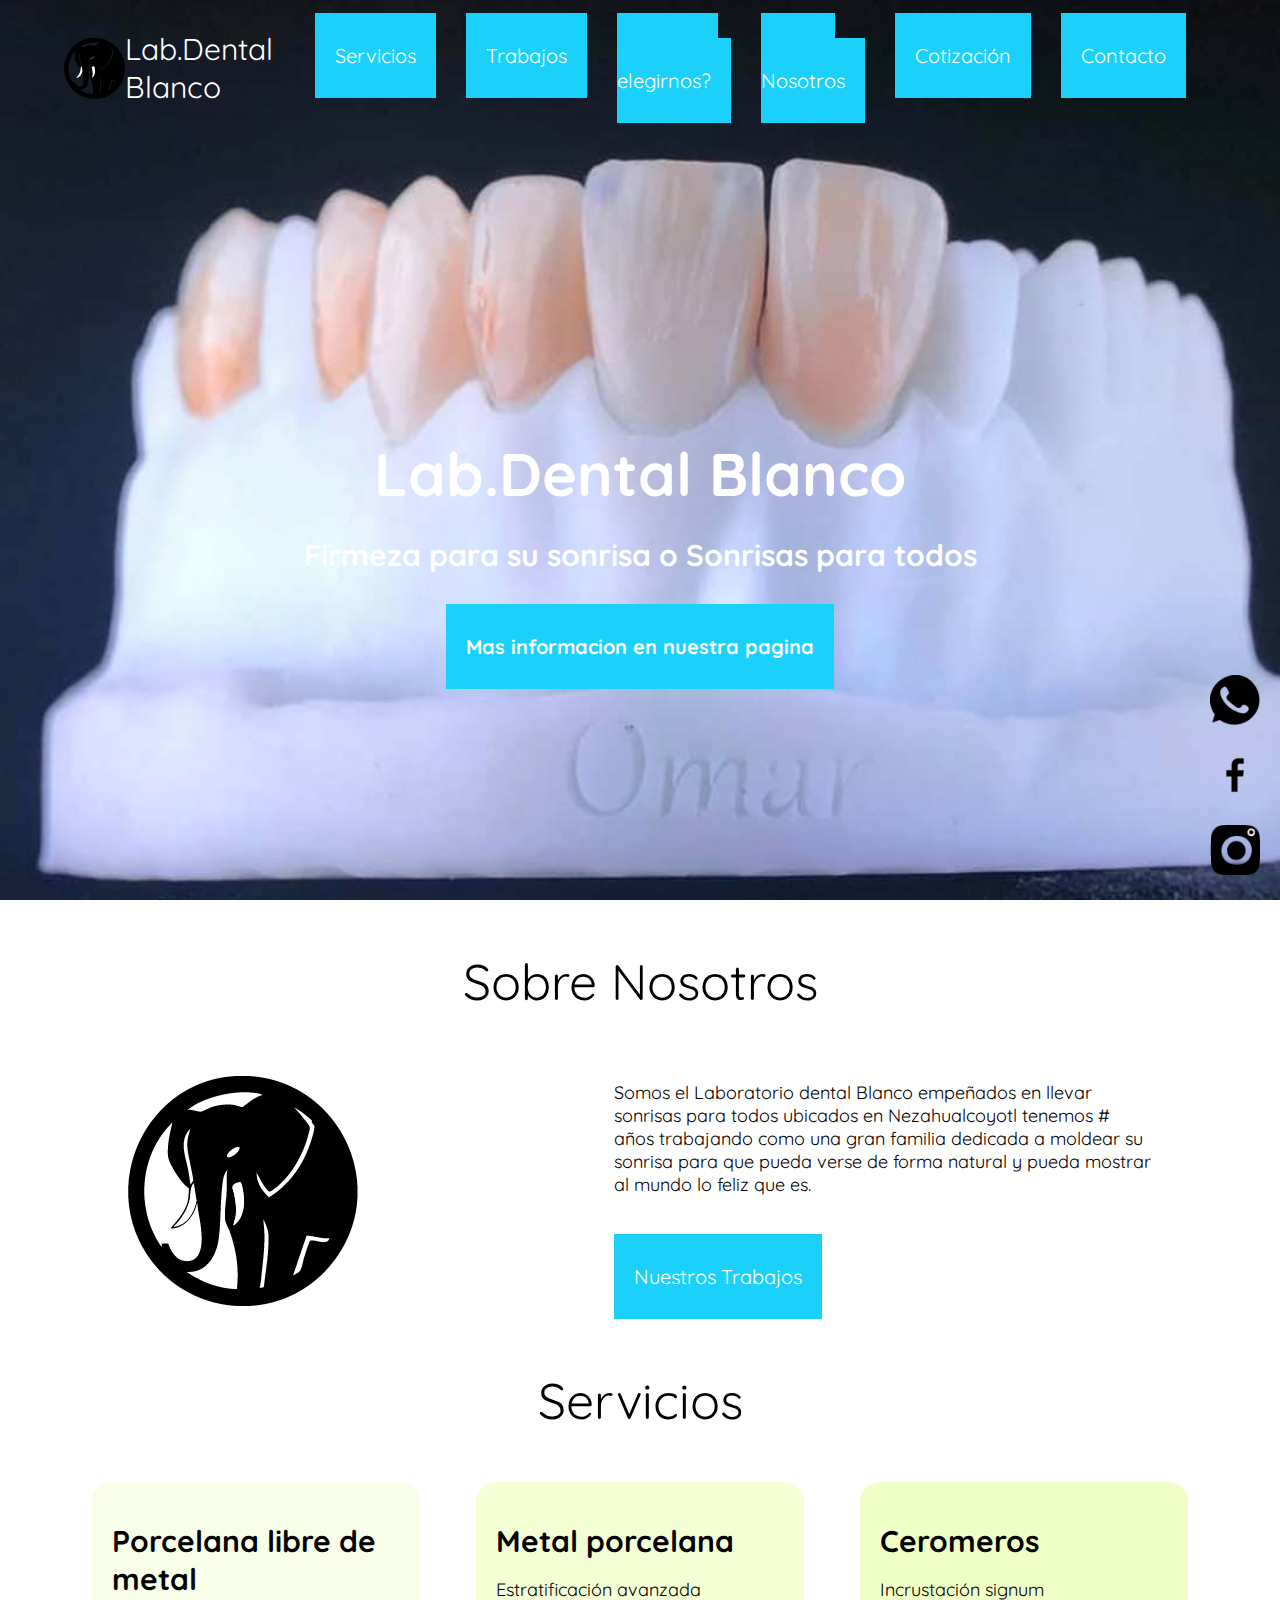
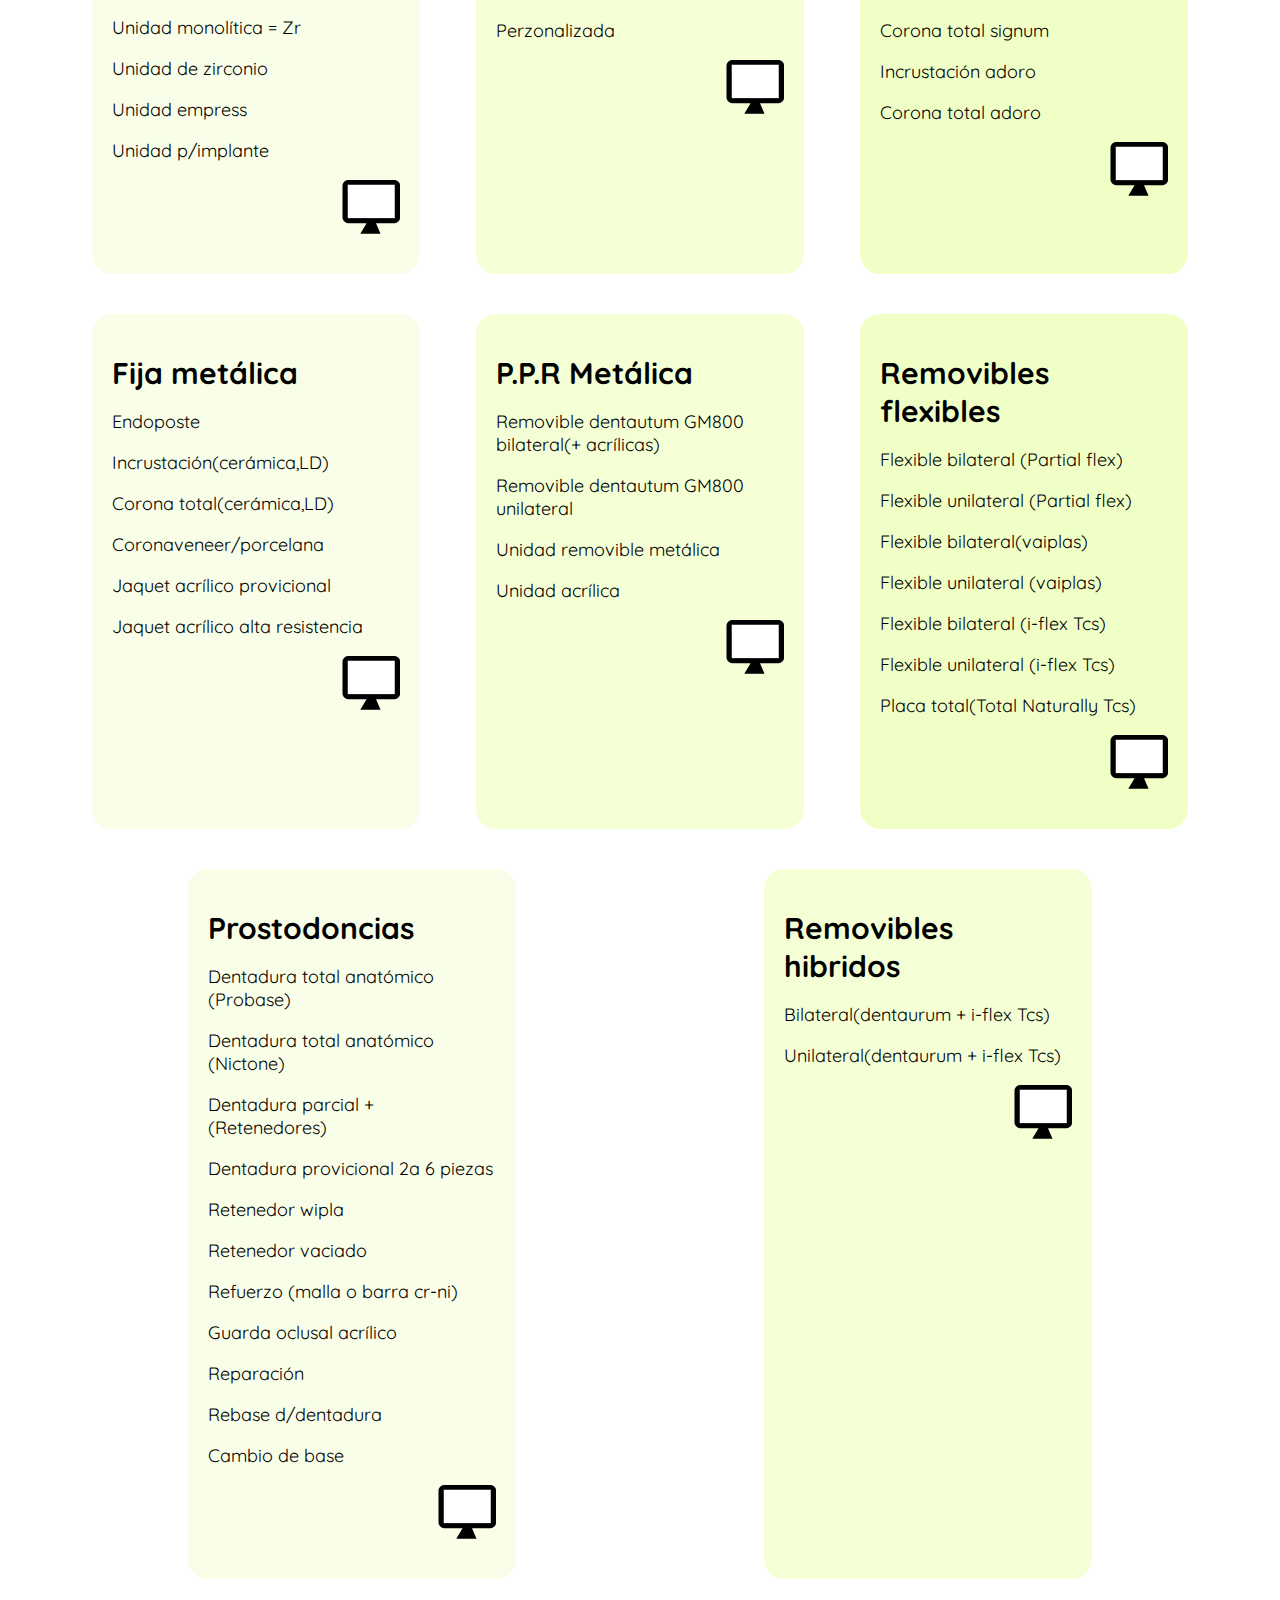
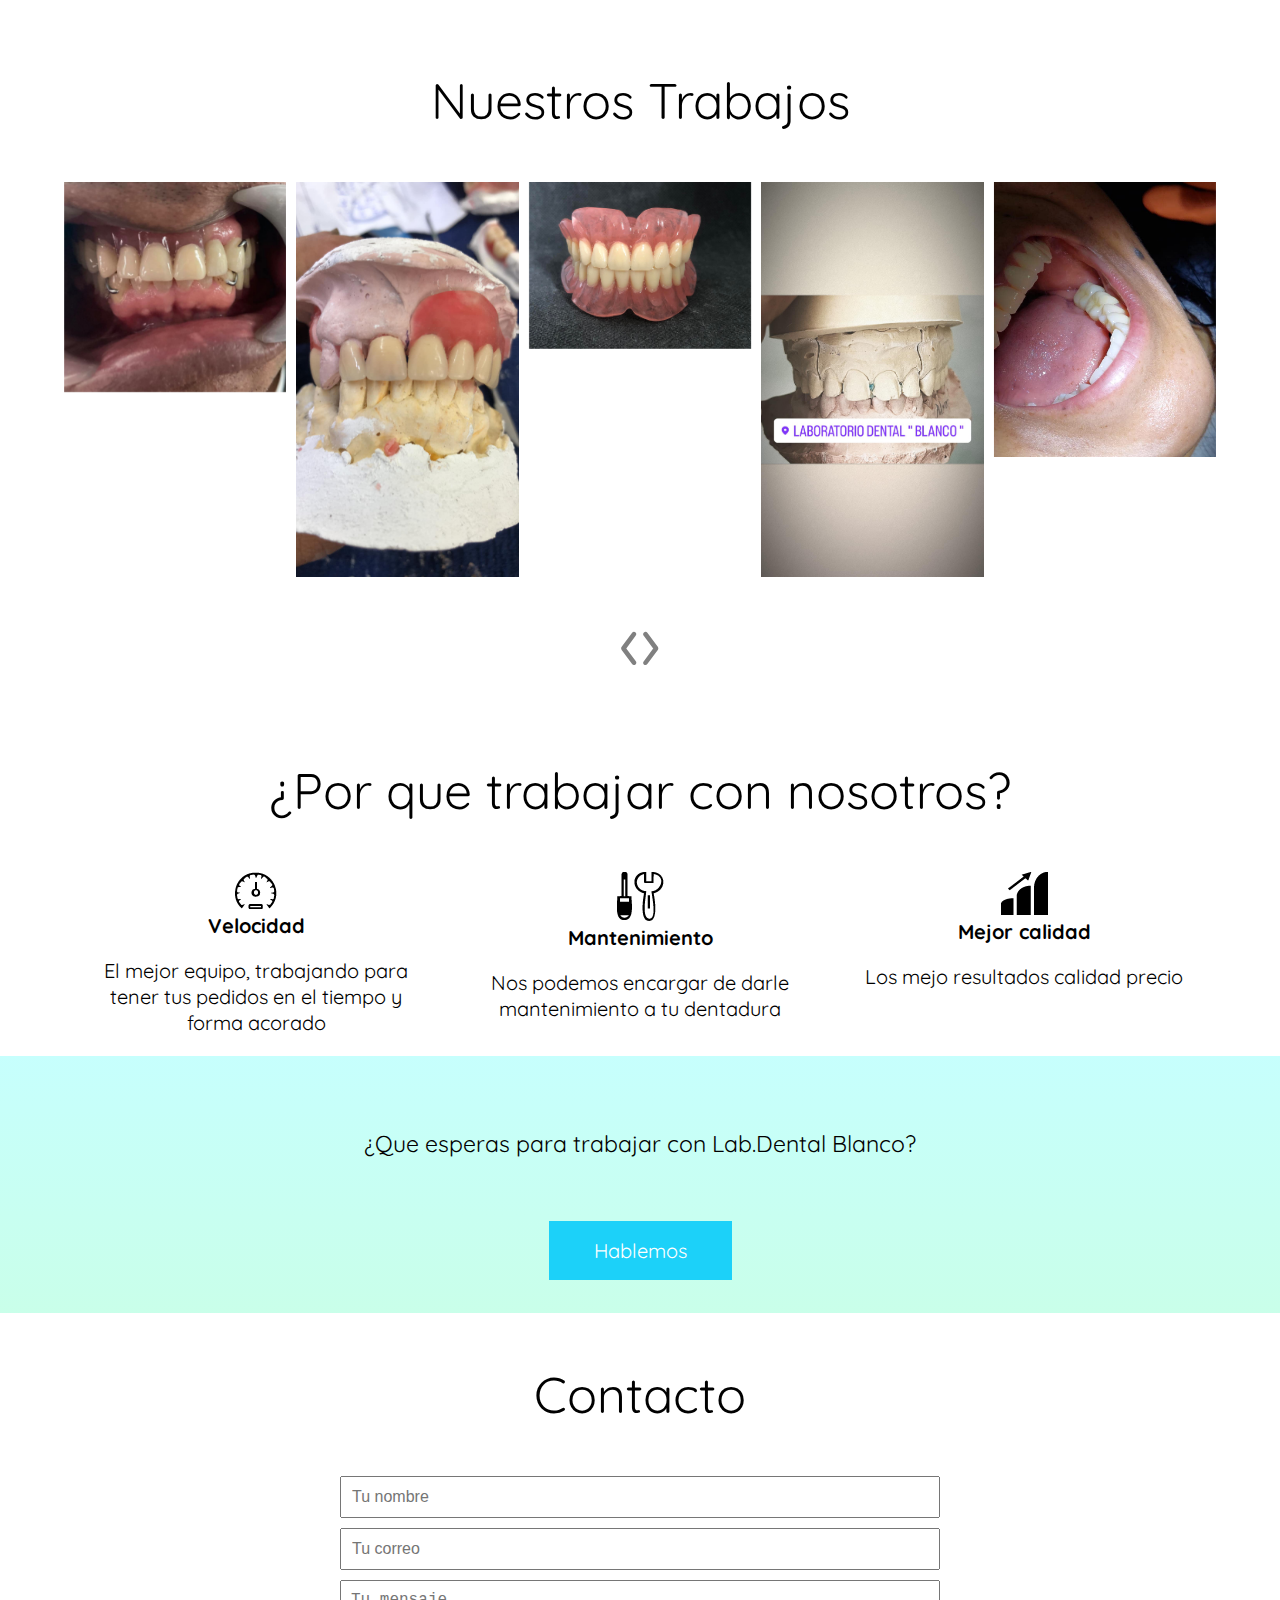
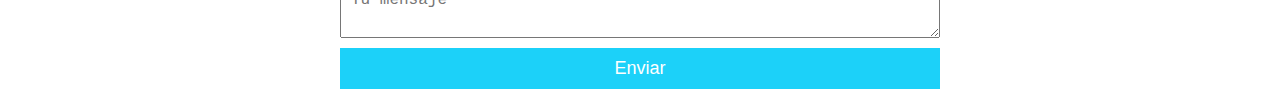
<file: index.html>
<!doctype html>
<html lang="es">

  <head>
    <meta charset="utf-8">
      <title >Lab.Dental Blanco </title>
    <link rel="stylesheet" href="estilos.css">
    <link rel="preconnect" href="https://fonts.googleapis.com">
    <link rel="preconnect" href="https://fonts.gstatic.com" crossorigin>
    <link href="https://fonts.googleapis.com/css2?family=Quicksand:wght@300..700&display=swap" rel="stylesheet">
    <link rel="stylesheet" href="owl/owl.carousel.min.css">
    <link rel="stylesheet" href="owl/owl.theme.default.min.css">
    <script src="https://cdnjs.cloudflare.com/ajax/libs/font-awesome/6.5.1/css/all.min.css"></script>
    <meta name="viewport" content="width=device-width,user-scalabl=no">
  </head>

  <body>
    <header>
      <div class="contenedor">
        <div class="menu">
          <img src="images/sobre.png"><p>Lab.Dental Blanco</p>
          <img class="menu-icon" src="images/menu.png">
          <nav>
            <ul class="lista">
              <li class="primer-elemento"><a href="servicios.html">Servicios</a></li>
              <li class="primer-elemento"><a href="#trabajos">Trabajos</a></li>
              <li class="primer-elemento"><a href="#por-que">¿Por qué elegirnos?</a></li>
              <li class="primer-elemento"><a href="#empresa">Sobre Nosotros</a></li>
              <li class="primer-elemento"><a href="cotizacion.html">Cotización</a></li>
              <li class="primer-elemento"><a href="#contacto">Contacto</a></li>
            </ul>
          </nav>
        </div>
      </div>
      <div class="central-elemento">
        <h1> Lab.Dental Blanco </h1>
        <h2> Firmeza para su sonrisa o Sonrisas para todos<h2>
        <a href="https://www.facebook.com/profile.php?id=100048854533594&mibextid=ZbWKwL"target="_blank"> Mas informacion en nuestra pagina </a>
      </div>
    </header>
  <!--Nosotros-->
    <section id="empresa">
      <h3>Sobre Nosotros  </h3>
      <div class="contenedor-SobreNosotros">
        <img class="logocdb"src="images/sobre3.png" alt="Clinica dental Blanco" title="Clinica dental Blanco">
        <div class="Contenedor-Nosotros-Boton">
          <p>Somos el Laboratorio dental Blanco empeñados en llevar sonrisas para todos ubicados en Nezahualcoyotl tenemos # años trabajando como una gran familia dedicada a moldear su sonrisa para que pueda verse de forma natural y pueda mostrar al mundo lo feliz que es.</p>
          <a href="">Nuestros Trabajos</a>
        </div>
      </div>
    </section>
<!--Servicios-->
    <section id="servicios">
      <div class="contenedor">
        <h3> Servicios </h3>
        <div class="contenedor-servicio">

          <div class="servicio hueso">
            <h4>Porcelana libre de metal </h4>
            <p>Unidad monolítica = Zr</p>
            <p>Unidad de zirconio</p>
            <p>Unidad empress</p>
            <p>Unidad p/implante</p>
            <img src="images/monitor.png">
          </div>

          <div class="servicio esmalte">
            <h4>Metal porcelana </h4>
            <p>Estratificación avanzada</p>
            <p>Perzonalizada</p>
            <img src="images/monitor.png">
          </div>

          <div class="servicio picado">
            <h4>Ceromeros </h4>
            <p>Incrustación signum</p>
            <p>Corona total signum</p>
            <p>Incrustación adoro</p>
            <p>Corona total adoro</p>
            <img src="images/monitor.png">
          </div>

          <div class="servicio hueso">
            <h4>Fija metálica </h4>
            <p>Endoposte</p>
            <p>Incrustación(cerámica,LD)</p>
            <p>Corona total(cerámica,LD)</p>
            <p>Coronaveneer/porcelana</p>
            <p>Jaquet acrílico provicional</p>
            <p>Jaquet acrílico alta resistencia</p>
            <img src="images/monitor.png">
          </div>

          <div class="servicio esmalte">
            <h4>P.P.R Metálica</h4>
            <p>Removible dentautum GM800 bilateral(+ acrílicas) </p>
            <p>Removible dentautum GM800 unilateral </p>
            <p>Unidad removible metálica</p>
            <p>Unidad acrílica</p>
            <img src="images/monitor.png">
          </div>

          <div class="servicio picado">
            <h4>Removibles flexibles</h4>
            <p>Flexible bilateral (Partial flex)</p>
            <p>Flexible unilateral (Partial flex)</p>
            <p>Flexible bilateral(vaiplas)</p>
            <p>Flexible unilateral (vaiplas)</p>
            <p>Flexible bilateral (i-flex Tcs)</p>
            <p>Flexible unilateral (i-flex Tcs)</p>
            <p>Placa total(Total Naturally Tcs)</p>
            <img src="images/monitor.png">
          </div>

          <div class="servicio hueso">
            <h4>Prostodoncias </h4>
            <p>Dentadura total anatómico (Probase) </p>
            <p>Dentadura total anatómico (Nictone)</p>
            <p>Dentadura parcial + (Retenedores)</p>
            <p>Dentadura provicional 2a 6 piezas </p>
            <p>Retenedor wipla</p>
            <p>Retenedor vaciado</p>
            <p>Refuerzo (malla o barra cr-ni)</p>
            <p>Guarda oclusal acrílico</p>
            <p>Reparación </p>
            <p>Rebase d/dentadura</p>
            <p>Cambio de base </p>
            <img src="images/monitor.png">
          </div>

          <div class="servicio esmalte">
            <h4>Removibles hibridos</h4>
            <p>Bilateral(dentaurum + i-flex Tcs)</p>
            <p>Unilateral(dentaurum + i-flex Tcs)</p>
            <img src="images/monitor.png">
          </div>
        </div>
      </div>
    </section>
    <!--Nuestros Trabajos-->
    <section id="trabajos">
      <div class="contenedor">
        <h3>Nuestros Trabajos</h3>
        <div class="owl-carousel">
          <div> <img src="images/ft1.jpg"> </div>
          <div> <img src="images/ft2.jpg"> </div>
          <div> <img src="images/ft3.jpg"> </div>
          <div> <img src="images/ft4.jpg"> </div>
          <div> <img src="images/ft5.jpg"> </div>
          <div> <img src="images/ft6.jpg"> </div>
          <div> <img src="images/ft7.jpg"> </div>
        </div>
      </div>
    </section>
    <!--¿Por que trabajar con nosotros?-->
    <section id="por-que">
      <div class="contenedor">
        <h3>¿Por que trabajar con nosotros?</h3>
        <div class="contenedor-why">
          <div class="why-sing">
            <img src="images/velocidad.png">
            <h4>Velocidad</h4>
            <p>El mejor equipo, trabajando para tener tus pedidos en el tiempo y forma acorado </p>
          </div>
          <div class="why-sing">
            <img src="images/mantenimiento.png">
            <h4>Mantenimiento</h4>
            <p>Nos podemos encargar de darle mantenimiento a tu dentadura </p>
          </div>
          <div class="why-sing">
            <img src="images/seo.png">
            <h4>Mejor calidad</h4>
            <p>Los mejo resultados calidad precio</p>
          </div>
        </div>
      </div>
    </section>


    <section id="what-whait">
      <div class="contenedor">
        <h3>¿Que esperas para trabajar con Lab.Dental Blanco?</h3>
        <a>Hablemos</a>
      </div>
    </section>
    <!--whatsappblanco.go1@gmail.com5539961747-->
    <section id="contacto">
      <div class="contenedor">
        <h3>Contacto</h3>
        <form id="formContacto">
          <input type="text" id="nombreContacto" placeholder="Tu nombre" required>
            <input type="email" id="emailContacto" placeholder="Tu correo" required>
            <textarea id="mensajeContacto" placeholder="Tu mensaje" required></textarea>
            <button type="submit">Enviar</button>
        </form>
            <script src="js/contacto.js"></script>
        <div class="botones-flotantes">
          <a href="https://wa.me/525538771192" target="_blank">
            <img src="images/whatsapp.png" alt="WhatsApp">
          </a>
          <a href="https://www.facebook.com/profile.php?id=100048854533594&mibextid=ZbWKwL">
            <img src="images/facebook.png" alt="Teléfono">
          </a>
          <a href="https://www.instagram.com/shwapau/">
            <img src="images/instagram.png" alt="Correo">
          </a>
        </div>
      </div>
    </section>
    <!--carrusel-->
    <script src="owl/jquery.min.js"></script>
    <script src="owl/owl.carousel.min.js"></script>
    <script>
    $('.owl-carousel').owlCarousel({
    loop:true,
    margin:10,
    nav:true,
    responsive:{
        0:{
            items:1
        },
        600:{
            items:3
        },
        1000:{
            items:5
        }
    }
  })
<!--para clikear-->
$('.menu-icon').click(function(){
  $('header nav').slideToggle();



})

    </script>
  </body>

</html>
</file>
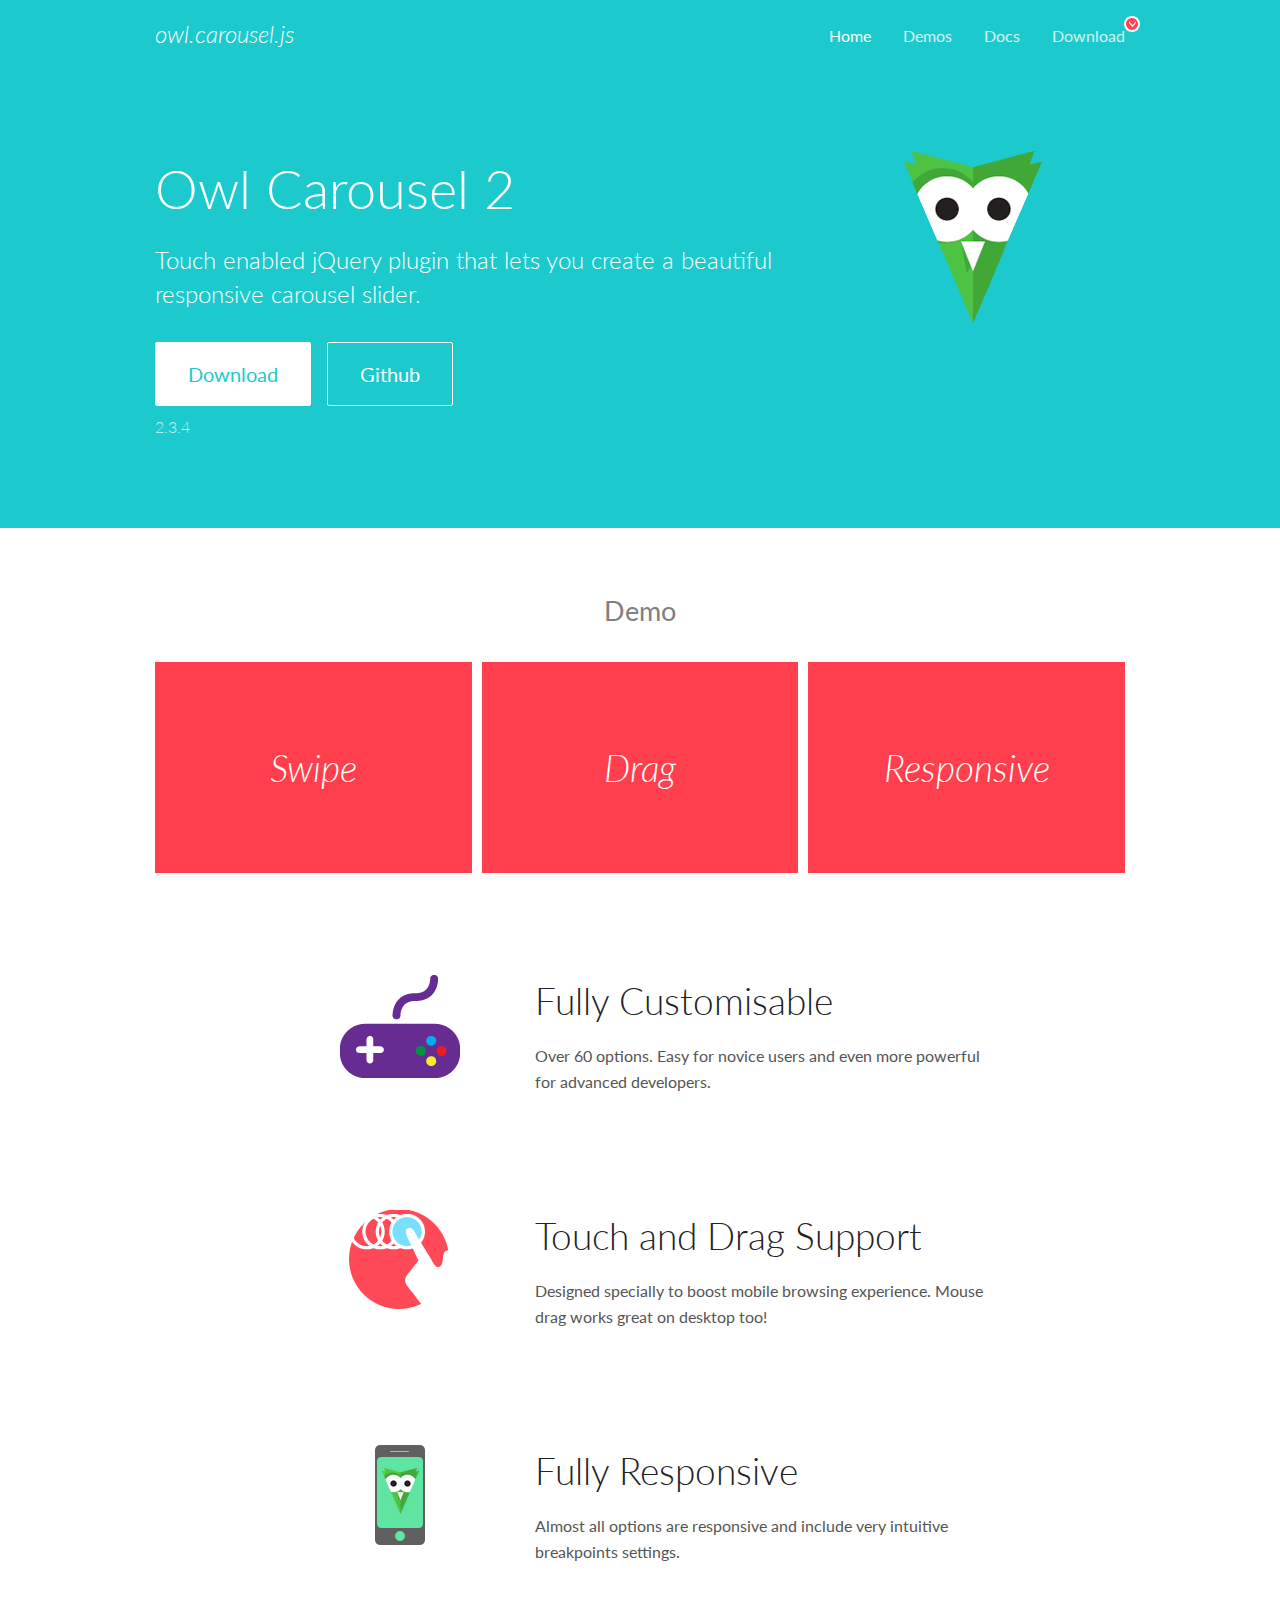
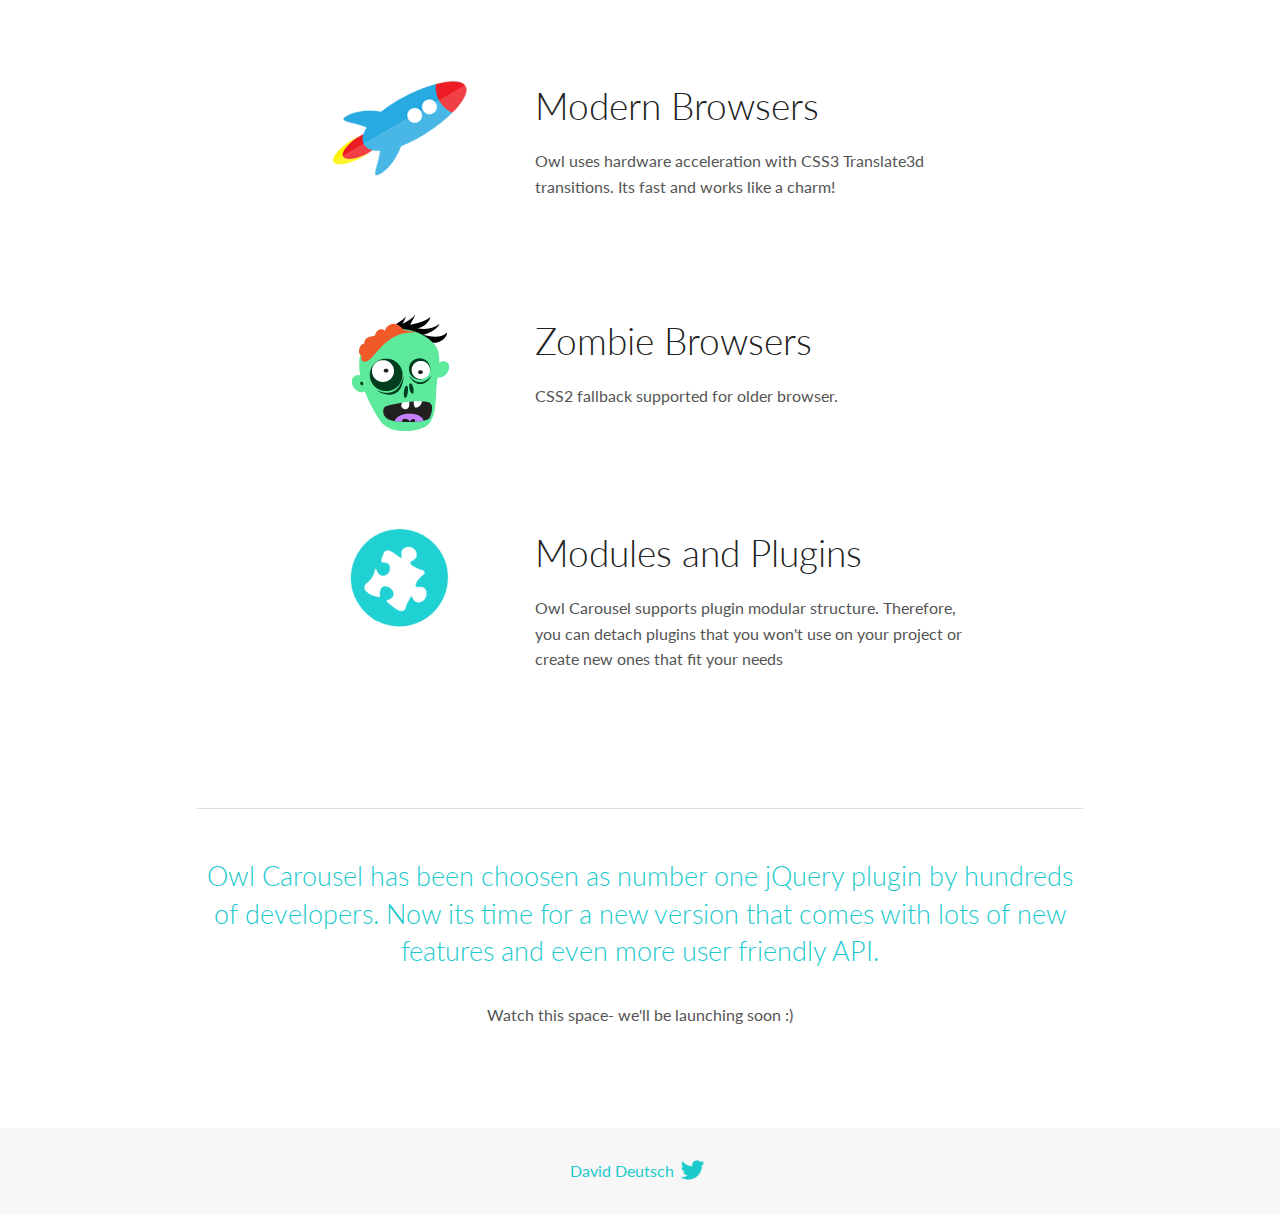
<file: OwlCarousel2-2.3.4/docs/index.html>
<!DOCTYPE html>
<html lang="en">
  <head>

    <!-- head -->
    <meta charset="utf-8">
    <meta name="msapplication-tap-highlight" content="no" />
    <meta name="viewport" content="width=device-width, initial-scale=1.0" />
    <meta name="description" content="Touch enabled jQuery plugin that lets you create beautiful responsive carousel slider.">
    <meta name="author" content="David Deutsch">
    <title>
      Home | Owl Carousel | 2.3.4
    </title>

    <!-- Stylesheets -->
    <link href='https://fonts.googleapis.com/css?family=Lato:300,400,700,400italic,300italic' rel='stylesheet' type='text/css'>
    <link rel="stylesheet" href="assets/css/docs.theme.min.css">

    <!-- Owl Stylesheets -->
    <link rel="stylesheet" href="assets/owlcarousel/assets/owl.carousel.min.css">
    <link rel="stylesheet" href="assets/owlcarousel/assets/owl.theme.default.min.css">

    <!-- HTML5 shim and Respond.js IE8 support of HTML5 elements and media queries -->

    <!--[if lt IE 9]>
      <script src="https://oss.maxcdn.com/libs/html5shiv/3.7.0/html5shiv.js"></script>
      <script src="https://oss.maxcdn.com/libs/respond.js/1.3.0/respond.min.js"></script>
    <![endif]-->

    <!-- Favicons -->
    <link rel="apple-touch-icon-precomposed" sizes="144x144" href="assets/ico/apple-touch-icon-144-precomposed.png">
    <link rel="shortcut icon" href="assets/ico/favicon.png">
    <link rel="shortcut icon" href="favicon.ico">

    <!-- Yeah i know js should not be in header. Its required for demos.-->

    <!-- javascript -->
    <script src="assets/vendors/jquery.min.js"></script>
    <script src="assets/owlcarousel/owl.carousel.js"></script>
  </head>
  <body>

    <!-- header -->
    <header class="header">
      <div class="row">
        <div class="large-12 columns">
          <div class="brand left">
            <h3>
              <a href="/OwlCarousel2/">owl.carousel.js</a> 
            </h3>
          </div>
          <a id="toggle-nav" class="right">
            <span></span> <span></span> <span></span> 
          </a> 
          <div class="nav-bar">
            <ul class="clearfix">
              <li class="active">
                <a href="/OwlCarousel2/index.html">Home</a> 
              </li>
              <li> <a href="/OwlCarousel2/demos/demos.html">Demos</a>  </li>
              <li> <a href="/OwlCarousel2/docs/started-welcome.html">Docs</a>  </li>
              <li>
                <a href="https://github.com/OwlCarousel2/OwlCarousel2/archive/2.3.4.zip">Download</a> 
                <span class="download"></span> 
              </li>
            </ul>
          </div>
        </div>
      </div>
    </header>

    <!-- home panel -->
    <section id="hero">
      <div class="row">
        <div class="large-8 medium-8 columns">
          <h1>Owl Carousel 2</h1>
          <h4>Touch enabled jQuery plugin that lets you create a beautiful responsive carousel slider.</h4>
          <a href="https://github.com/OwlCarousel2/OwlCarousel2/archive/2.3.4.zip" class="hero-button">Download</a> 
          <a href="https://github.com/OwlCarousel2/OwlCarousel2" class="hero-button outline">Github</a> 
          <p>2.3.4</p>
        </div>
        <div class="large-4 medium-4 columns">
          <img class="owl-logo" src="assets/img/owl-logo.png" alt="mr. Owl">
        </div>
      </div>
    </section>

    <!-- body -->
    <div class="home-demo">
      <div class="row">
        <div class="large-12 columns">
          <h3>Demo</h3>
          <div class="owl-carousel">
            <div class="item">
              <h2>Swipe</h2>
            </div>
            <div class="item">
              <h2>Drag</h2>
            </div>
            <div class="item">
              <h2>Responsive</h2>
            </div>
            <div class="item">
              <h2>CSS3</h2>
            </div>
            <div class="item">
              <h2>Fast</h2>
            </div>
            <div class="item">
              <h2>Easy</h2>
            </div>
            <div class="item">
              <h2>Free</h2>
            </div>
            <div class="item">
              <h2>Upgradable</h2>
            </div>
            <div class="item">
              <h2>Tons of options</h2>
            </div>
            <div class="item">
              <h2>Infinity</h2>
            </div>
            <div class="item">
              <h2>Auto Width</h2>
            </div>
          </div>
        </div>
      </div>
    </div>
    <script>
      var owl = $('.owl-carousel');
      owl.owlCarousel({
        margin: 10,
        loop: true,
        responsive: {
          0: {
            items: 1
          },
          600: {
            items: 2
          },
          1000: {
            items: 3
          }
        }
      })
    </script>

    <!-- features -->
    <div id="features">
      <div class="row">
        <div class="small-12 medium-9 small-centered columns">
          <section class="row feature">
            <div class="medium-4 small-12 columns">
              <img src="assets/img/feature-options.png" alt="">
            </div>
            <div class="medium-8 small-12 columns">
              <h2>Fully Customisable</h2>
              <p>Over 60 options. Easy for novice users and even more powerful for advanced developers.</p>
            </div>
          </section>
          <section class="row feature">
            <div class="medium-4 small-12 columns">
              <img src="assets/img/feature-drag.png" alt="">
            </div>
            <div class="medium-8 small-12 columns">
              <h2>Touch and Drag Support</h2>
              <p>Designed specially to boost mobile browsing experience. Mouse drag works great on desktop too!</p>
            </div>
          </section>
          <section class="row feature">
            <div class="medium-4 small-12 columns">
              <img src="assets/img/feature-responsive.png" alt="">
            </div>
            <div class="medium-8 small-12 columns">
              <h2>Fully Responsive</h2>
              <p>Almost all options are responsive and include very intuitive breakpoints settings.</p>
            </div>
          </section>
          <section class="row feature">
            <div class="medium-4 small-12 columns">
              <img src="assets/img/feature-modern.png" alt="">
            </div>
            <div class="medium-8 small-12 columns">
              <h2>Modern Browsers</h2>
              <p>Owl uses hardware acceleration with CSS3 Translate3d transitions. Its fast and works like a charm! </p>
            </div>
          </section>
          <section class="row feature">
            <div class="medium-4 small-12 columns">
              <img src="assets/img/feature-zombie.png" alt="">
            </div>
            <div class="medium-8 small-12 columns">
              <h2>Zombie Browsers</h2>
              <p>CSS2 fallback supported for older browser.</p>
            </div>
          </section>
          <section class="row feature">
            <div class="medium-4 small-12 columns">
              <img src="assets/img/feature-module.png" alt="">
            </div>
            <div class="medium-8 small-12 columns">
              <h2>Modules and Plugins</h2>
              <p>Owl Carousel supports plugin modular structure. Therefore, you can detach plugins that you won&#x27;t use on your project or create new ones that fit your needs</p>
            </div>
          </section>
        </div>
      </div>
    </div>

    <!-- footer -->
    <section id="teaser-text">
      <div class="row">
        <div class="small-12 medium-11 small-centered columns">
          <hr>
          <h3 id="owl-carousel-has-been-choosen-as-number-one-jquery-plugin-by-hundreds-of-developers-now-its-time-for-a-new-version-that-comes-with-lots-of-new-features-and-even-more-user-friendly-api-">Owl Carousel has been choosen as number one jQuery plugin by hundreds of developers. Now its time for a new version that comes with lots of new features and even more user friendly API.</h3>
          <p>Watch this space- we&#39;ll be launching soon :)</p>
        </div>
      </div>
    </section>

    <!-- footer -->
    <footer class="footer">
      <div class="row">
        <div class="large-12 columns">
          <h5>
            <a href="/OwlCarousel2/docs/support-contact.html">David Deutsch</a> 
            <a id="custom-tweet-button" href="https://twitter.com/share?url=https://github.com/OwlCarousel2/OwlCarousel2&text=Owl Carousel - This is so awesome! " target="_blank"></a> 
          </h5>
        </div>
      </div>
    </footer>

    <!-- vendors -->
    <script src="assets/vendors/highlight.js"></script>
    <script src="assets/js/app.js"></script>
  </body>
</html>
</file>
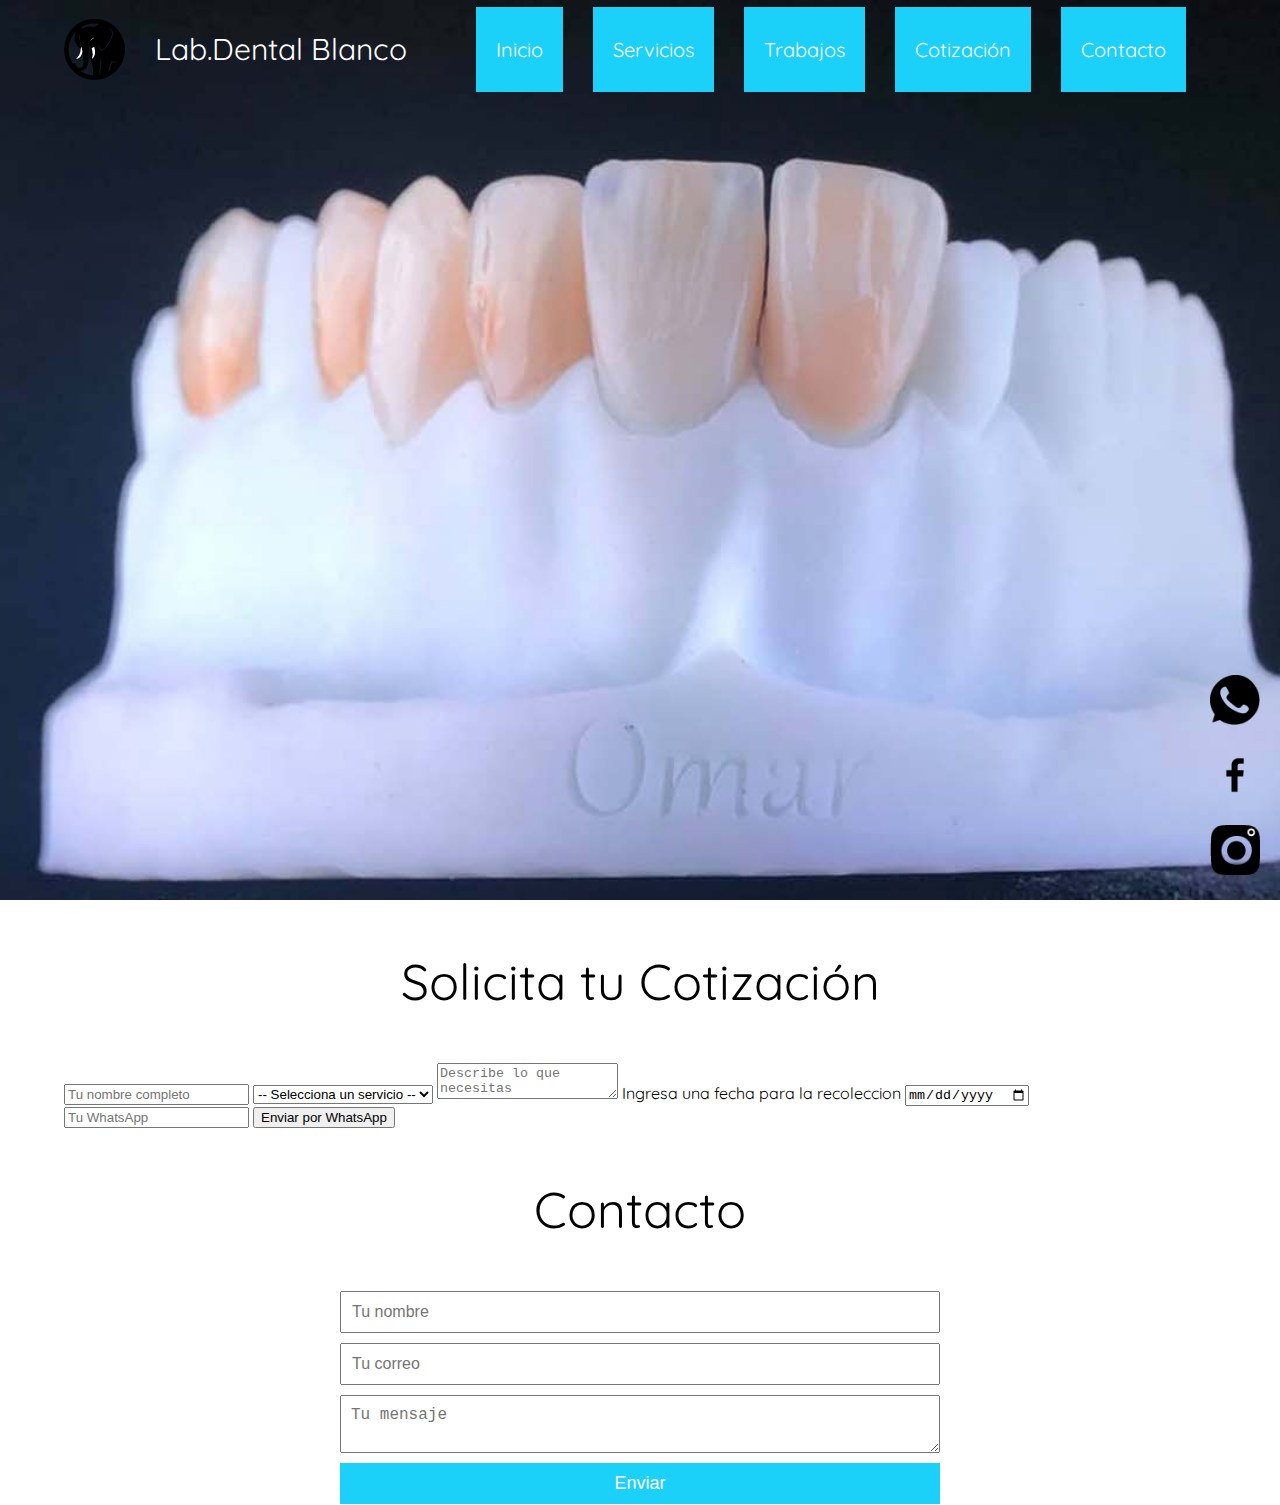
<file: cotizacion.html>
<!DOCTYPE html>
<html lang="es">
    <head>
        <meta charset="UTF-8">
        <title>Cotización | Lab.Dental Blanco</title>
        <link rel="stylesheet" href="estilos.css">
                <link rel="preconnect" href="https://fonts.googleapis.com">
            <link rel="preconnect" href="https://fonts.gstatic.com" crossorigin>
            <link href="https://fonts.googleapis.com/css2?family=Quicksand:wght@300..700&display=swap" rel="stylesheet">
    </head>
    <body>
        <header>
            <div class="contenedor">
            <div class="menu">
                <img src="images/sobre.png"><p>Lab.Dental Blanco</p>
                <nav>
                <ul class="lista">
                    <li class="primer-elemento"><a href="index.html">Inicio</a></li>
                    <li class="primer-elemento"><a href="servicios.html">Servicios</a></li>
                    <li class="primer-elemento"><a href="index.html#trabajos">Trabajos</a></li>
                    <li class="primer-elemento"><a href="cotizacion.html">Cotización</a></li> <!-- Nueva pestaña -->
                    <li class="primer-elemento"><a href="#contacto">Contacto</a></li>
                </ul>
                </nav>
            </div>
            </div>
        </header>
        <!--cotizacion-->
        <section id="cotizacion">
            <div class="contenedor">
                <h3>Solicita tu Cotización</h3>
                <form id="formCotizacion">
                    <input type="text" id="nombre" placeholder="Tu nombre completo" required>
                    <select id="servicio" required>
                        <option value="">-- Selecciona un servicio --</option>
                        <option>Porcelana sin metal</option>
                        <option>Metal porcelana</option>
                        <option>Removibles flexibles</option>
                        <option>Prostodoncia</option>
                        <option>Otro</option>
                    </select>
                    <textarea id="detalles" placeholder="Describe lo que necesitas" required></textarea>
                    <a2>Ingresa una fecha para la recoleccion</a2>
                    <input type="date" id="fecha" required>
                    <input type="tel" id="telefono" placeholder="Tu WhatsApp" required>
                    <button type="submit">Enviar por WhatsApp</button>
                </form>
            </div>
        </section>
        <!--whatsapp-->
        <section id="contacto">
            <div class="contenedor">
                <h3>Contacto</h3>
                    <form id="formContacto">
                        <input type="text" id="nombreContacto" placeholder="Tu nombre" required>
                        <input type="email" id="emailContacto" placeholder="Tu correo" required>
                        <textarea id="mensajeContacto" placeholder="Tu mensaje" required></textarea>
                        <button type="submit">Enviar</button>
                    </form>
                <script src="js/contacto.js"></script>
                <div class="botones-flotantes">
                    <a href="https://wa.me/525538771192" target="_blank">
                        <img src="images/whatsapp.png" alt="WhatsApp">
                    </a>
                    <a href="https://www.facebook.com/profile.php?id=100048854533594&mibextid=ZbWKwL">
                        <img src="images/facebook.png" alt="Teléfono">
                    </a>
                    <a href="https://www.instagram.com/shwapau/">
                        <img src="images/instagram.png" alt="Correo">
                    </a>
                </div>
            </div>
        </section>
        <script src="js/cotizacion.js"></script>
    </body>
</html>
</file>
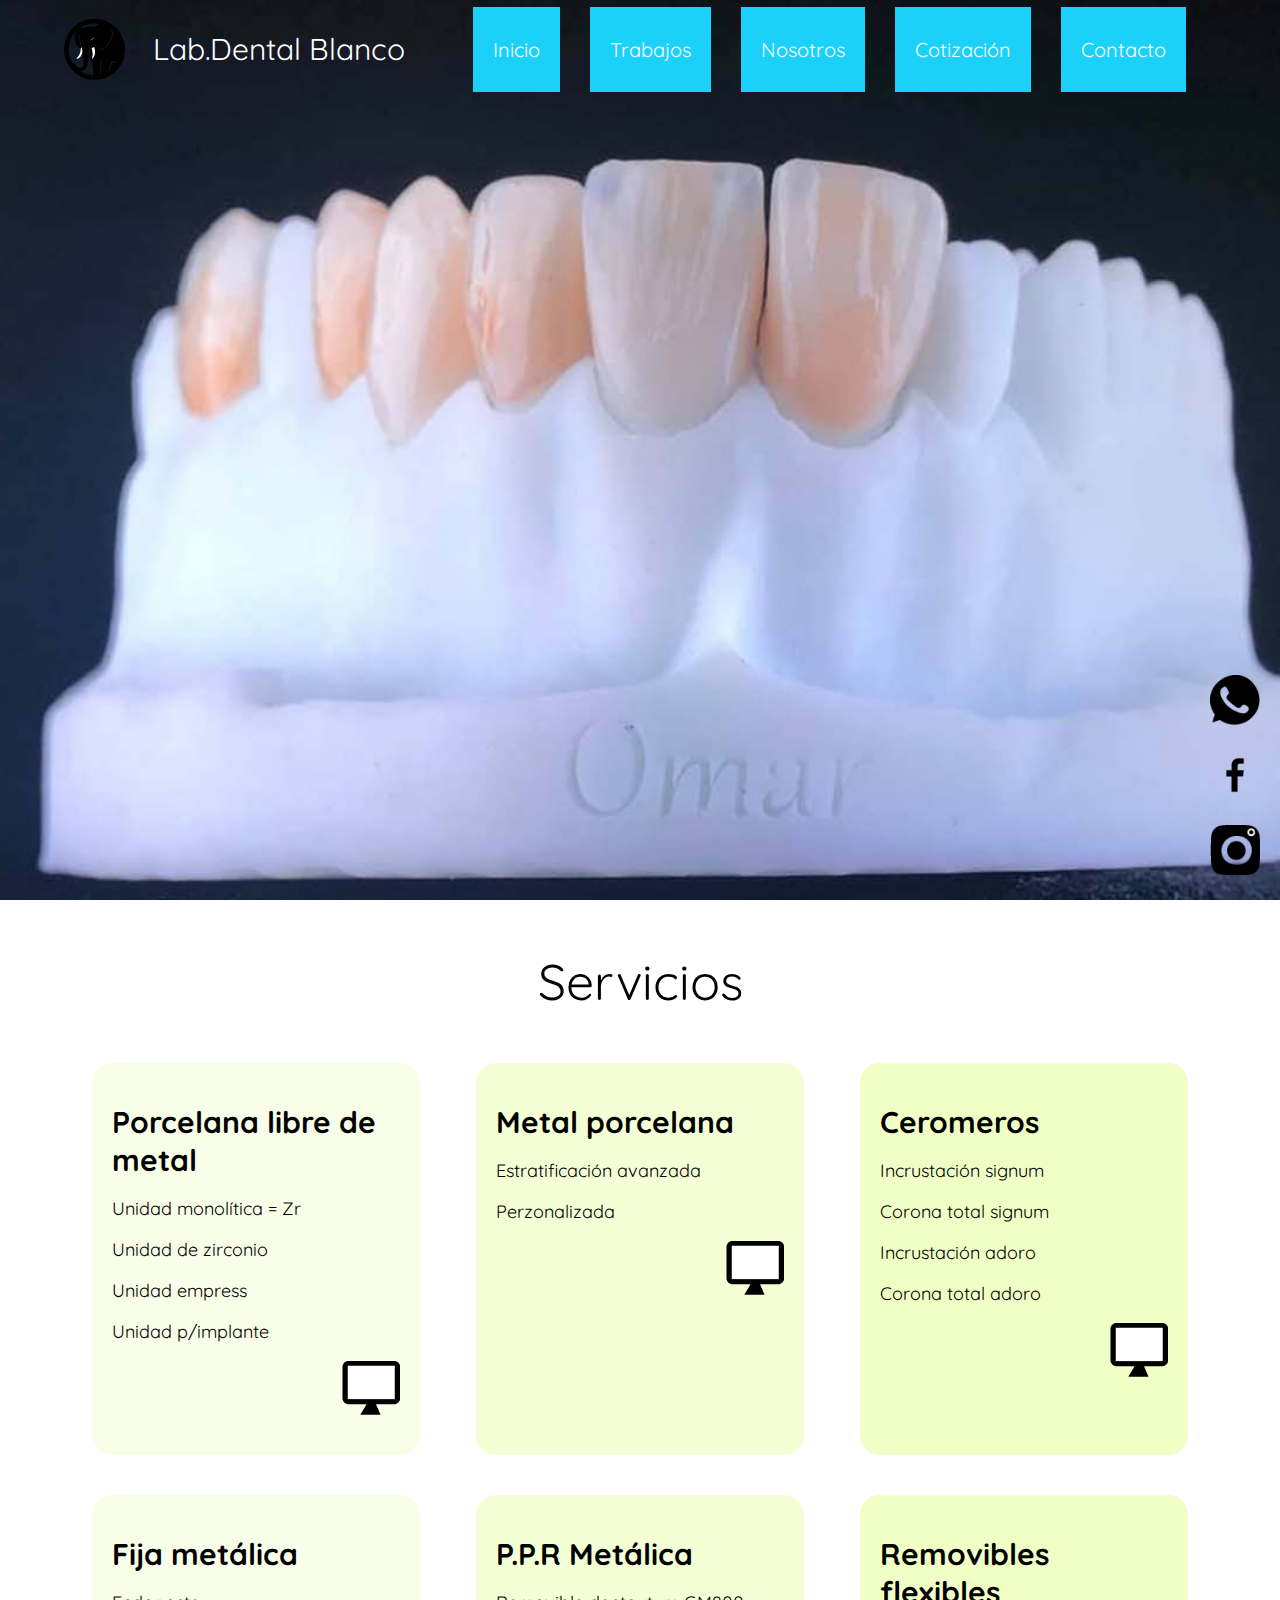
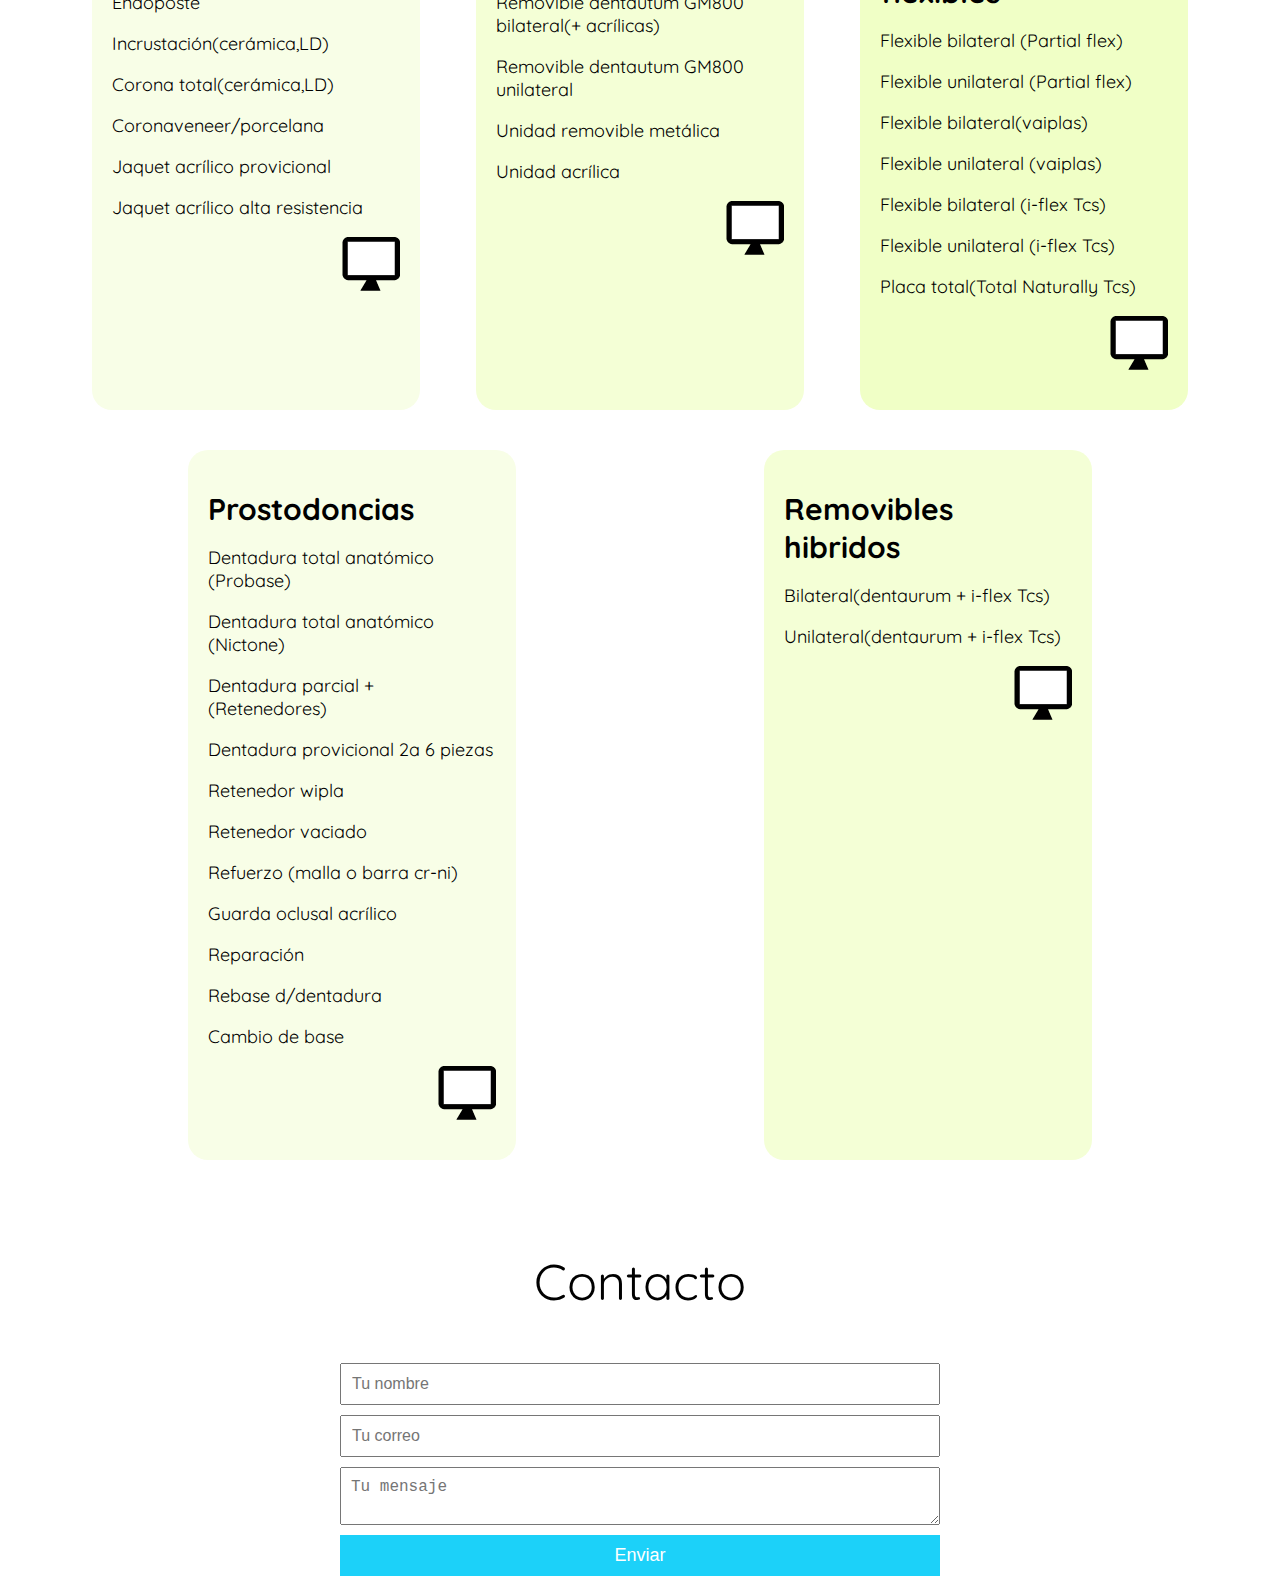
<file: servicios.html>
<!DOCTYPE html>
<html lang="es">
    <head>
        <meta charset="utf-8">
        <title>Sevicios | Lab.Dental Blanco</title>
        <link rel="stylesheet" href="estilos.css">
            <link rel="preconnect" href="https://fonts.googleapis.com">
        <link rel="preconnect" href="https://fonts.gstatic.com" crossorigin>
        <link href="https://fonts.googleapis.com/css2?family=Quicksand:wght@300..700&display=swap" rel="stylesheet">
    </head>
    <body>
        <header>
            <div class="contenedor">
                <div class="menu">   
                    <img src="images/sobre.png"><p>Lab.Dental Blanco</p>
                    <img class="menu-icon" src="images/menu.png">
                    <nav>
                        <ul class="lista">
                            <li class="primer-elemento"><a href="index.html">Inicio</a></li>
                            <li class="primer-elemento"><a href="index.html#trabajos">Trabajos</a></li>
                            <li class="primer-elemento"><a href="index.html#nosotros">Nosotros</a></li>
                            <li class="primer-elemento"><a href="cotizacion.html">Cotización</a></li>
                            <li class="primer-elemento"><a href="#contacto">Contacto</a></li>
                        </ul>
                    </nav>
                </div>
            </div>
        </header>
        <!--Servicios-->
        <section id="servicios">
        <div class="contenedor">
            <h3> Servicios </h3>
            <div class="contenedor-servicio">

            <div class="servicio hueso">
                <h4>Porcelana libre de metal </h4>
                <p>Unidad monolítica = Zr</p>
                <p>Unidad de zirconio</p>
                <p>Unidad empress</p>
                <p>Unidad p/implante</p>
                <img src="images/monitor.png">
            </div>

            <div class="servicio esmalte">
                <h4>Metal porcelana </h4>
                <p>Estratificación avanzada</p>
                <p>Perzonalizada</p>
                <img src="images/monitor.png">
            </div>

            <div class="servicio picado">
                <h4>Ceromeros </h4>
                <p>Incrustación signum</p>
                <p>Corona total signum</p>
                <p>Incrustación adoro</p>
                <p>Corona total adoro</p>
                <img src="images/monitor.png">
            </div>

            <div class="servicio hueso">
                <h4>Fija metálica </h4>
                <p>Endoposte</p>
                <p>Incrustación(cerámica,LD)</p>
                <p>Corona total(cerámica,LD)</p>
                <p>Coronaveneer/porcelana</p>
                <p>Jaquet acrílico provicional</p>
                <p>Jaquet acrílico alta resistencia</p>
                <img src="images/monitor.png">
            </div>

            <div class="servicio esmalte">
                <h4>P.P.R Metálica</h4>
                <p>Removible dentautum GM800 bilateral(+ acrílicas) </p>
                <p>Removible dentautum GM800 unilateral </p>
                <p>Unidad removible metálica</p>
                <p>Unidad acrílica</p>
                <img src="images/monitor.png">
            </div>

            <div class="servicio picado">
                <h4>Removibles flexibles</h4>
                <p>Flexible bilateral (Partial flex)</p>
                <p>Flexible unilateral (Partial flex)</p>
                <p>Flexible bilateral(vaiplas)</p>
                <p>Flexible unilateral (vaiplas)</p>
                <p>Flexible bilateral (i-flex Tcs)</p>
                <p>Flexible unilateral (i-flex Tcs)</p>
                <p>Placa total(Total Naturally Tcs)</p>
                <img src="images/monitor.png">
            </div>

            <div class="servicio hueso">
                <h4>Prostodoncias </h4>
                <p>Dentadura total anatómico (Probase) </p>
                <p>Dentadura total anatómico (Nictone)</p>
                <p>Dentadura parcial + (Retenedores)</p>
                <p>Dentadura provicional 2a 6 piezas </p>
                <p>Retenedor wipla</p>
                <p>Retenedor vaciado</p>
                <p>Refuerzo (malla o barra cr-ni)</p>
                <p>Guarda oclusal acrílico</p>
                <p>Reparación </p>
                <p>Rebase d/dentadura</p>
                <p>Cambio de base </p>
                <img src="images/monitor.png">
            </div>

            <div class="servicio esmalte">
                <h4>Removibles hibridos</h4>
                <p>Bilateral(dentaurum + i-flex Tcs)</p>
                <p>Unilateral(dentaurum + i-flex Tcs)</p>
                <img src="images/monitor.png">
            </div>
            </div>
        </div>
        </section>
        <!--seccion de servicios-->
        <section id="contacto">
            <div class="contenedor">
            <h3>Contacto</h3>
                <form id="formContacto">
                    <input type="text" id="nombreContacto" placeholder="Tu nombre" required>
                    <input type="email" id="emailContacto" placeholder="Tu correo" required>
                    <textarea id="mensajeContacto" placeholder="Tu mensaje" required></textarea>
                    <button type="submit">Enviar</button>
                    </form>
                    <script src="js/contacto.js"></script>
                <!--seccion de botones de contacto-->
                <div class="botones-flotantes">
                        <a href="https://wa.me/525538771192" target="_blank">
                        <img src="images/whatsapp.png" alt="WhatsApp">
                        </a>
                        <a href="https://www.facebook.com/profile.php?id=100048854533594&mibextid=ZbWKwL">
                        <img src="images/facebook.png" alt="Teléfono">
                        </a>
                        <a href="https://www.instagram.com/shwapau/">
                        <img src="images/instagram.png" alt="Correo">
                        </a>
                </div>
            </div>
        </section>
    </body>
</html>
</file>
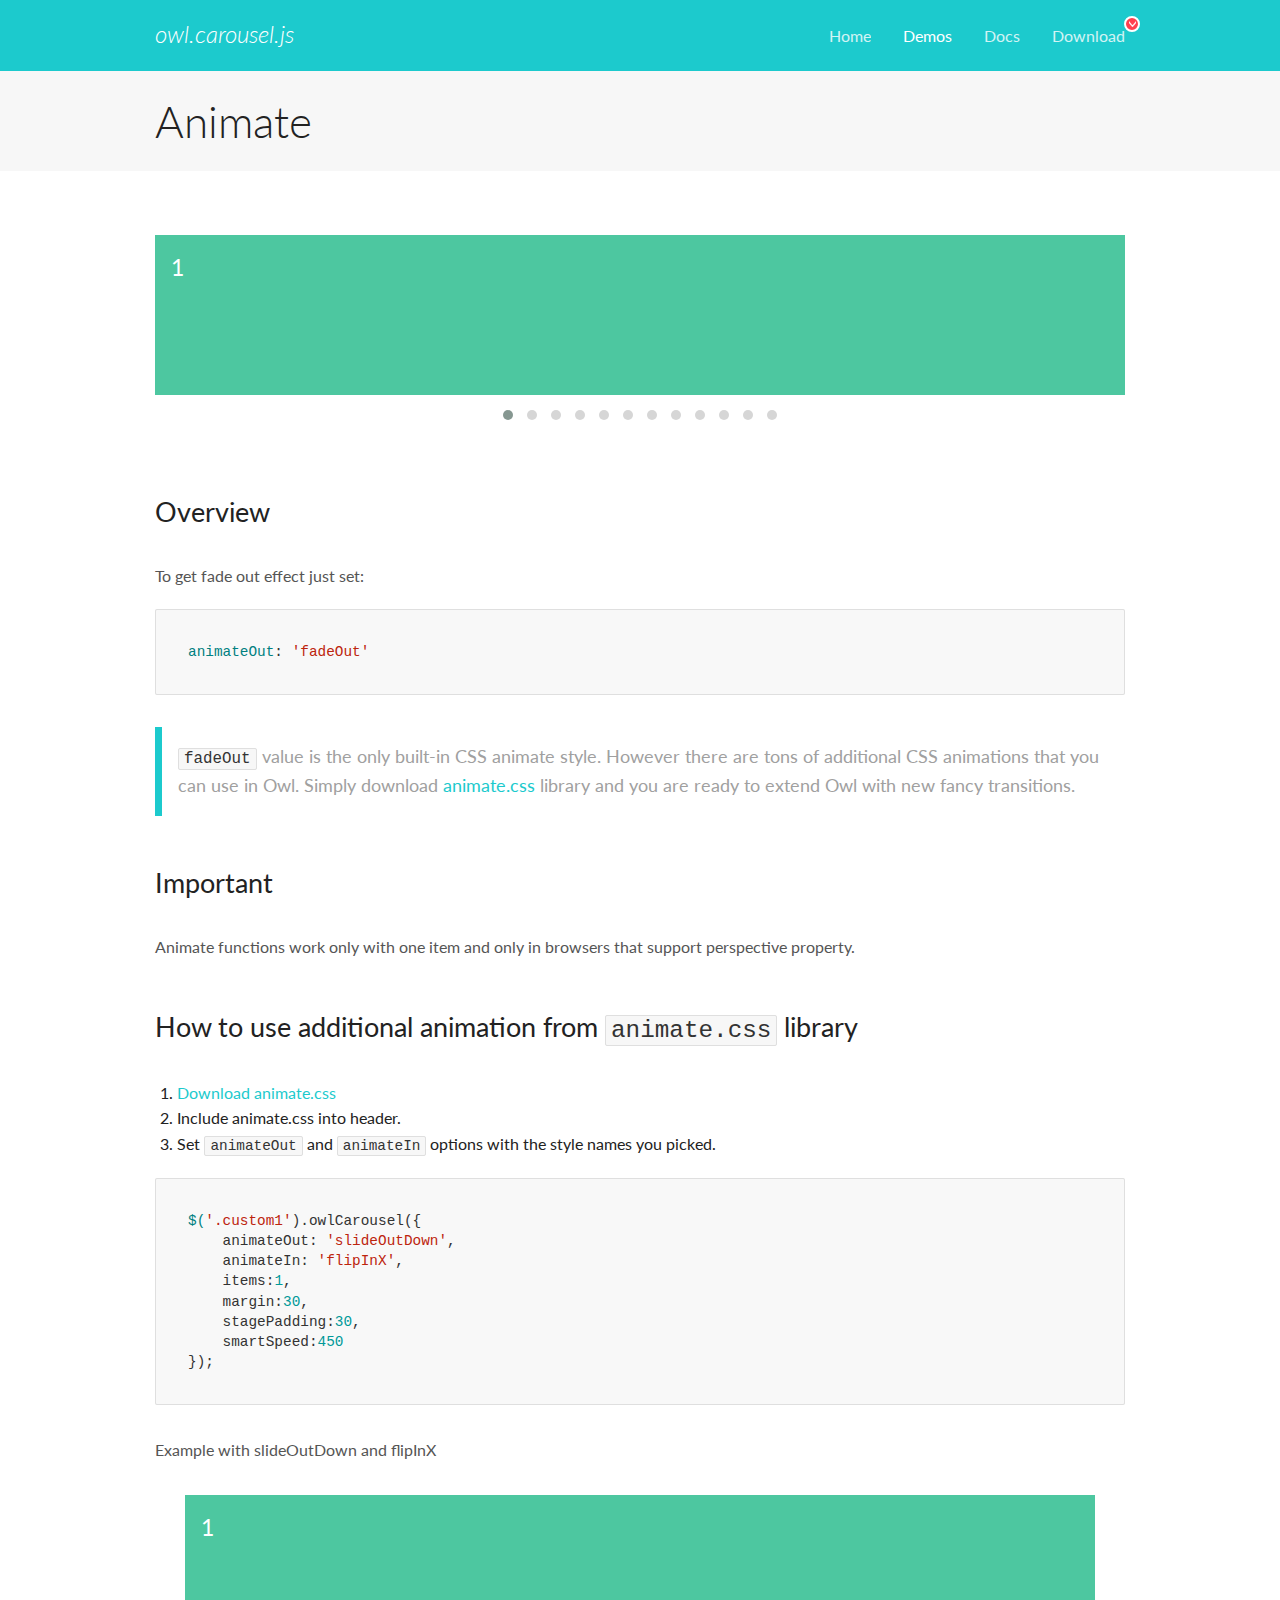
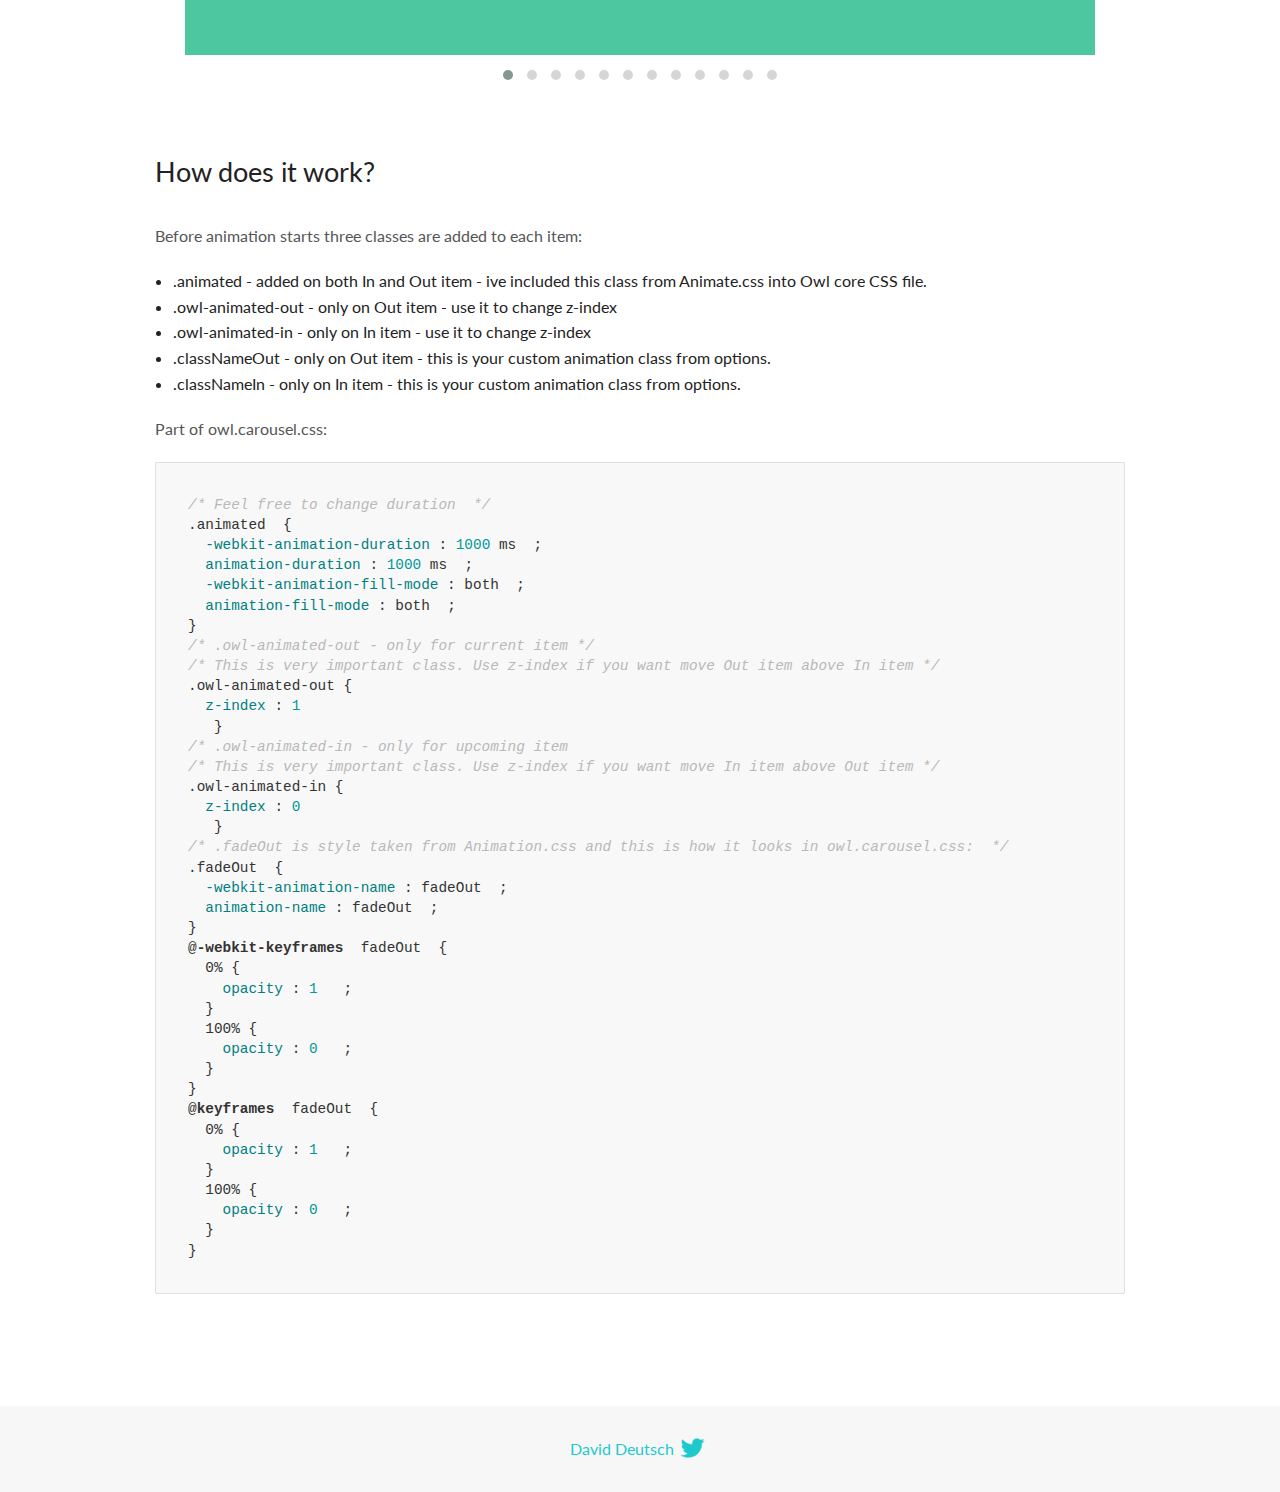
<file: OwlCarousel2-2.3.4/docs/demos/animate.html>
<!DOCTYPE html>
<html lang="en">
  <head>

    <!-- head -->
    <meta charset="utf-8">
    <meta name="msapplication-tap-highlight" content="no" />
    <meta name="viewport" content="width=device-width, initial-scale=1.0" />
    <meta name="description" content="Animate carousel">
    <meta name="author" content="David Deutsch">
    <title>
      Animate Demo | Owl Carousel | 2.3.4
    </title>

    <!-- Stylesheets -->
    <link href='https://fonts.googleapis.com/css?family=Lato:300,400,700,400italic,300italic' rel='stylesheet' type='text/css'>
    <link rel="stylesheet" href="../assets/css/docs.theme.min.css">

    <!-- Owl Stylesheets -->
    <link rel="stylesheet" href="../assets/owlcarousel/assets/owl.carousel.min.css">
    <link rel="stylesheet" href="../assets/owlcarousel/assets/owl.theme.default.min.css">

    <!-- HTML5 shim and Respond.js IE8 support of HTML5 elements and media queries -->

    <!--[if lt IE 9]>
      <script src="https://oss.maxcdn.com/libs/html5shiv/3.7.0/html5shiv.js"></script>
      <script src="https://oss.maxcdn.com/libs/respond.js/1.3.0/respond.min.js"></script>
    <![endif]-->

    <!-- Favicons -->
    <link rel="apple-touch-icon-precomposed" sizes="144x144" href="../assets/ico/apple-touch-icon-144-precomposed.png">
    <link rel="shortcut icon" href="../assets/ico/favicon.png">
    <link rel="shortcut icon" href="favicon.ico">

    <!-- Yeah i know js should not be in header. Its required for demos.-->

    <!-- javascript -->
    <script src="../assets/vendors/jquery.min.js"></script>
    <script src="../assets/owlcarousel/owl.carousel.js"></script>
  </head>
  <body>

    <!-- header -->
    <header class="header">
      <div class="row">
        <div class="large-12 columns">
          <div class="brand left">
            <h3>
              <a href="/OwlCarousel2/">owl.carousel.js</a> 
            </h3>
          </div>
          <a id="toggle-nav" class="right">
            <span></span> <span></span> <span></span> 
          </a> 
          <div class="nav-bar">
            <ul class="clearfix">
              <li> <a href="/OwlCarousel2/index.html">Home</a>  </li>
              <li class="active">
                <a href="/OwlCarousel2/demos/demos.html">Demos</a> 
              </li>
              <li> <a href="/OwlCarousel2/docs/started-welcome.html">Docs</a>  </li>
              <li>
                <a href="https://github.com/OwlCarousel2/OwlCarousel2/archive/2.3.4.zip">Download</a> 
                <span class="download"></span> 
              </li>
            </ul>
          </div>
        </div>
      </div>
    </header>

    <!-- title -->
    <section class="title">
      <div class="row">
        <div class="large-12 columns">
          <h1>Animate</h1>
        </div>
      </div>
    </section>

    <!--  Demos -->
    <section id="demos">
      <div class="row">
        <div class="large-12 columns">
          <div class="fadeOut owl-carousel owl-theme">
            <div class="item">
              <h4>1</h4>
            </div>
            <div class="item">
              <h4>2</h4>
            </div>
            <div class="item">
              <h4>3</h4>
            </div>
            <div class="item">
              <h4>4</h4>
            </div>
            <div class="item">
              <h4>5</h4>
            </div>
            <div class="item">
              <h4>6</h4>
            </div>
            <div class="item">
              <h4>7</h4>
            </div>
            <div class="item">
              <h4>8</h4>
            </div>
            <div class="item">
              <h4>9</h4>
            </div>
            <div class="item">
              <h4>10</h4>
            </div>
            <div class="item">
              <h4>11</h4>
            </div>
            <div class="item">
              <h4>12</h4>
            </div>
          </div>
          <h3 id="overview">Overview</h3>
          <p>To get fade out effect just set:</p>
          <pre><code>animateOut: &#39;fadeOut&#39;</code></pre>
          <blockquote>
            <p><code>fadeOut</code> value is the only built-in CSS animate style. However there are tons of additional CSS animations that you can use in Owl. Simply download
              <a href="https://daneden.github.io/animate.css/">animate.css</a>  library and you are ready to extend Owl with new fancy transitions.</p>
          </blockquote>
          <h3 id="important">Important</h3>
          <p>Animate functions work only with one item and only in browsers that support perspective property.</p>
          <h3 id="how-to-use-additional-animation-from-animate-css-library">How to use additional animation from <code>animate.css</code> library</h3>
          <ol>
            <li> <a href="https://daneden.github.io/animate.css/">Download animate.css</a>  </li>
            <li>Include animate.css into header.</li>
            <li>Set <code>animateOut</code> and <code>animateIn</code> options with the style names you picked.</li>
          </ol>
          <pre><code>$(&#39;.custom1&#39;).owlCarousel({
    animateOut: &#39;slideOutDown&#39;,
    animateIn: &#39;flipInX&#39;,
    items:1,
    margin:30,
    stagePadding:30,
    smartSpeed:450
});</code></pre>
          <p>Example with slideOutDown and flipInX</p>
          <div class="custom1 owl-carousel owl-theme">
            <div class="item">
              <h4>1</h4>
            </div>
            <div class="item">
              <h4>2</h4>
            </div>
            <div class="item">
              <h4>3</h4>
            </div>
            <div class="item">
              <h4>4</h4>
            </div>
            <div class="item">
              <h4>5</h4>
            </div>
            <div class="item">
              <h4>6</h4>
            </div>
            <div class="item">
              <h4>7</h4>
            </div>
            <div class="item">
              <h4>8</h4>
            </div>
            <div class="item">
              <h4>9</h4>
            </div>
            <div class="item">
              <h4>10</h4>
            </div>
            <div class="item">
              <h4>11</h4>
            </div>
            <div class="item">
              <h4>12</h4>
            </div>
          </div>
          <h3 id="how-does-it-work-">How does it work?</h3>
          <p>Before animation starts three classes are added to each item:</p>
          <ul>
            <li>.animated - added on both In and Out item - ive included this class from Animate.css into Owl core CSS file.</li>
            <li>.owl-animated-out - only on Out item - use it to change z-index</li>
            <li>.owl-animated-in - only on In item - use it to change z-index</li>
            <li>.classNameOut - only on Out item - this is your custom animation class from options.</li>
            <li>.classNameIn - only on In item - this is your custom animation class from options.</li>
          </ul>
          <p>Part of owl.carousel.css:</p>
          <pre><code class="language-css"><span class="comment">/* Feel free to change duration  */</span> 
<span class="class">.animated</span>  <span class="rules">{
  <span class="rule"><span class="attribute">-webkit-animation-duration</span> :<span class="value"> <span class="number">1000</span> ms</span> </span> ;
  <span class="rule"><span class="attribute">animation-duration</span> :<span class="value"> <span class="number">1000</span> ms</span> </span> ;
  <span class="rule"><span class="attribute">-webkit-animation-fill-mode</span> :<span class="value"> both</span> </span> ;
  <span class="rule"><span class="attribute">animation-fill-mode</span> :<span class="value"> both</span> </span> ;
<span class="rule">}</span> </span> 
<span class="comment">/* .owl-animated-out - only for current item */</span> 
<span class="comment">/* This is very important class. Use z-index if you want move Out item above In item */</span> 
<span class="class">.owl-animated-out</span> <span class="rules">{
  <span class="rule"><span class="attribute">z-index</span> :<span class="value"> <span class="number">1</span> 
</span> </span> </span> }
<span class="comment">/* .owl-animated-in - only for upcoming item
/* This is very important class. Use z-index if you want move In item above Out item */</span> 
<span class="class">.owl-animated-in</span> <span class="rules">{
  <span class="rule"><span class="attribute">z-index</span> :<span class="value"> <span class="number">0</span> 
</span> </span> </span> }
<span class="comment">/* .fadeOut is style taken from Animation.css and this is how it looks in owl.carousel.css:  */</span> 
<span class="class">.fadeOut</span>  <span class="rules">{
  <span class="rule"><span class="attribute">-webkit-animation-name</span> :<span class="value"> fadeOut</span> </span> ;
  <span class="rule"><span class="attribute">animation-name</span> :<span class="value"> fadeOut</span> </span> ;
<span class="rule">}</span> </span> 
<span class="at_rule">@<span class="keyword">-webkit-keyframes</span>  fadeOut </span> {
  0% <span class="rules">{
    <span class="rule"><span class="attribute">opacity</span> :<span class="value"> <span class="number">1</span> </span> </span> ;
  <span class="rule">}</span> </span> 
  100% <span class="rules">{
    <span class="rule"><span class="attribute">opacity</span> :<span class="value"> <span class="number">0</span> </span> </span> ;
  <span class="rule">}</span> </span> 
}
<span class="at_rule">@<span class="keyword">keyframes</span>  fadeOut </span> {
  0% <span class="rules">{
    <span class="rule"><span class="attribute">opacity</span> :<span class="value"> <span class="number">1</span> </span> </span> ;
  <span class="rule">}</span> </span> 
  100% <span class="rules">{
    <span class="rule"><span class="attribute">opacity</span> :<span class="value"> <span class="number">0</span> </span> </span> ;
  <span class="rule">}</span> </span> 
}</code></pre>
          <link rel="stylesheet" href="../assets/css/animate.css">
          <script>
            jQuery(document).ready(function($) {
              $('.fadeOut').owlCarousel({
                items: 1,
                animateOut: 'fadeOut',
                loop: true,
                margin: 10,
              });
              $('.custom1').owlCarousel({
                animateOut: 'slideOutDown',
                animateIn: 'flipInX',
                items: 1,
                margin: 30,
                stagePadding: 30,
                smartSpeed: 450
              });
            });
          </script>
        </div>
      </div>
    </section>

    <!-- footer -->
    <footer class="footer">
      <div class="row">
        <div class="large-12 columns">
          <h5>
            <a href="/OwlCarousel2/docs/support-contact.html">David Deutsch</a> 
            <a id="custom-tweet-button" href="https://twitter.com/share?url=https://github.com/OwlCarousel2/OwlCarousel2&text=Owl Carousel - This is so awesome! " target="_blank"></a> 
          </h5>
        </div>
      </div>
    </footer>

    <!-- vendors -->
    <script src="../assets/vendors/highlight.js"></script>
    <script src="../assets/js/app.js"></script>
  </body>
</html>
</file>
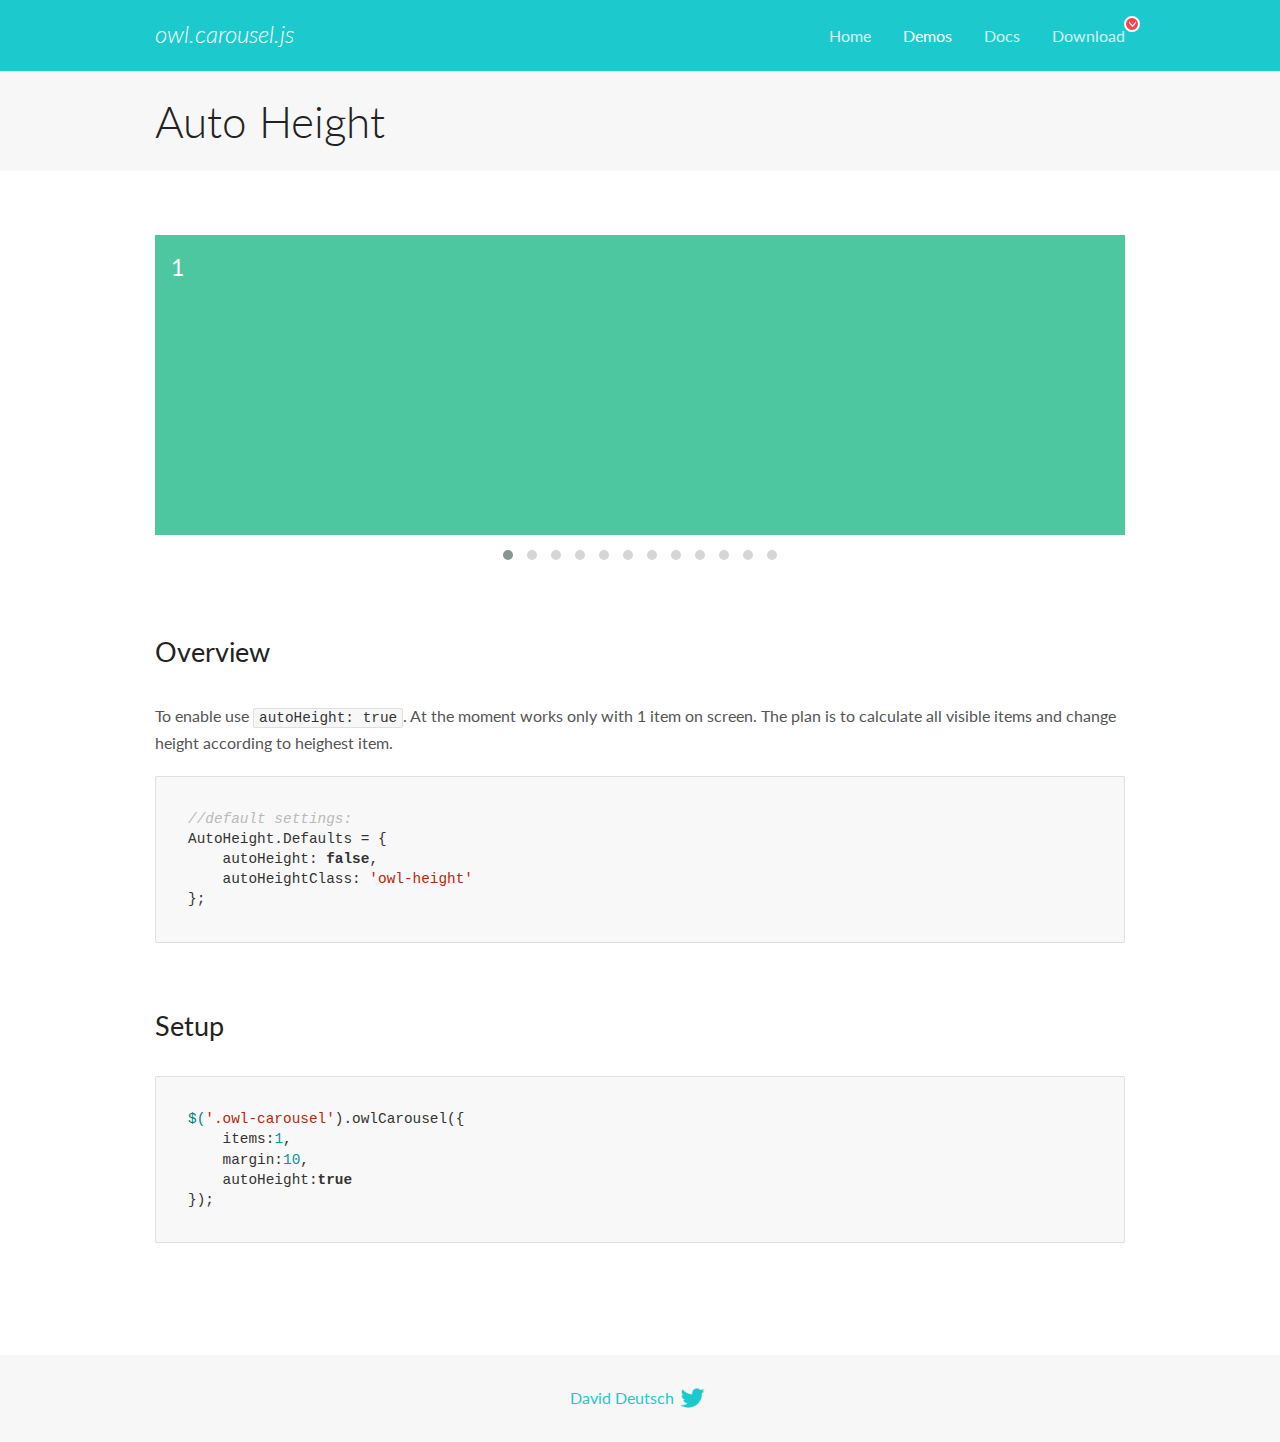
<file: OwlCarousel2-2.3.4/docs/demos/autoheight.html>
<!DOCTYPE html>
<html lang="en">
  <head>

    <!-- head -->
    <meta charset="utf-8">
    <meta name="msapplication-tap-highlight" content="no" />
    <meta name="viewport" content="width=device-width, initial-scale=1.0" />
    <meta name="description" content="autoHeight usage demo">
    <meta name="author" content="David Deutsch">
    <title>
      Auto Height Demo | Owl Carousel | 2.3.4
    </title>

    <!-- Stylesheets -->
    <link href='https://fonts.googleapis.com/css?family=Lato:300,400,700,400italic,300italic' rel='stylesheet' type='text/css'>
    <link rel="stylesheet" href="../assets/css/docs.theme.min.css">

    <!-- Owl Stylesheets -->
    <link rel="stylesheet" href="../assets/owlcarousel/assets/owl.carousel.min.css">
    <link rel="stylesheet" href="../assets/owlcarousel/assets/owl.theme.default.min.css">

    <!-- HTML5 shim and Respond.js IE8 support of HTML5 elements and media queries -->

    <!--[if lt IE 9]>
      <script src="https://oss.maxcdn.com/libs/html5shiv/3.7.0/html5shiv.js"></script>
      <script src="https://oss.maxcdn.com/libs/respond.js/1.3.0/respond.min.js"></script>
    <![endif]-->

    <!-- Favicons -->
    <link rel="apple-touch-icon-precomposed" sizes="144x144" href="../assets/ico/apple-touch-icon-144-precomposed.png">
    <link rel="shortcut icon" href="../assets/ico/favicon.png">
    <link rel="shortcut icon" href="favicon.ico">

    <!-- Yeah i know js should not be in header. Its required for demos.-->

    <!-- javascript -->
    <script src="../assets/vendors/jquery.min.js"></script>
    <script src="../assets/owlcarousel/owl.carousel.js"></script>
  </head>
  <body>

    <!-- header -->
    <header class="header">
      <div class="row">
        <div class="large-12 columns">
          <div class="brand left">
            <h3>
              <a href="/OwlCarousel2/">owl.carousel.js</a> 
            </h3>
          </div>
          <a id="toggle-nav" class="right">
            <span></span> <span></span> <span></span> 
          </a> 
          <div class="nav-bar">
            <ul class="clearfix">
              <li> <a href="/OwlCarousel2/index.html">Home</a>  </li>
              <li class="active">
                <a href="/OwlCarousel2/demos/demos.html">Demos</a> 
              </li>
              <li> <a href="/OwlCarousel2/docs/started-welcome.html">Docs</a>  </li>
              <li>
                <a href="https://github.com/OwlCarousel2/OwlCarousel2/archive/2.3.4.zip">Download</a> 
                <span class="download"></span> 
              </li>
            </ul>
          </div>
        </div>
      </div>
    </header>

    <!-- title -->
    <section class="title">
      <div class="row">
        <div class="large-12 columns">
          <h1>Auto Height</h1>
        </div>
      </div>
    </section>

    <!--  Demos -->
    <section id="demos">
      <div class="row">
        <div class="large-12 columns">
          <div class="owl-carousel owl-theme">
            <div class="item" style="height:300px">
              <h4>1</h4>
            </div>
            <div class="item" style="height:100px">
              <h4>2</h4>
            </div>
            <div class="item" style="height:500px">
              <h4>3</h4>
            </div>
            <div class="item" style="height:250px">
              <h4>4</h4>
            </div>
            <div class="item" style="height:400px">
              <h4>5</h4>
            </div>
            <div class="item" style="height:500px">
              <h4>6</h4>
            </div>
            <div class="item" style="height:600px">
              <h4>7</h4>
            </div>
            <div class="item" style="height:400px">
              <h4>8</h4>
            </div>
            <div class="item" style="height:300px">
              <h4>9</h4>
            </div>
            <div class="item" style="height:350px">
              <h4>10</h4>
            </div>
            <div class="item" style="height:200px">
              <h4>11</h4>
            </div>
            <div class="item" style="height:150px">
              <h4>12</h4>
            </div>
          </div>
          <h3 id="overview">Overview</h3>
          <p>To enable use <code>autoHeight: true</code>. At the moment works only with 1 item on screen. The plan is to calculate all visible items and change height according to heighest item.</p>
          <pre><code>//default settings:
AutoHeight.Defaults = {
    autoHeight: false,
    autoHeightClass: &#39;owl-height&#39;
};</code></pre>
          <h3 id="setup">Setup</h3>
          <pre><code>$(&#39;.owl-carousel&#39;).owlCarousel({
    items:1,
    margin:10,
    autoHeight:true
});</code></pre>
          <script>
            $(document).ready(function() {
              $('.owl-carousel').owlCarousel({
                items: 1,
                margin: 10,
                autoHeight: true
              });
            })
          </script>
        </div>
      </div>
    </section>

    <!-- footer -->
    <footer class="footer">
      <div class="row">
        <div class="large-12 columns">
          <h5>
            <a href="/OwlCarousel2/docs/support-contact.html">David Deutsch</a> 
            <a id="custom-tweet-button" href="https://twitter.com/share?url=https://github.com/OwlCarousel2/OwlCarousel2&text=Owl Carousel - This is so awesome! " target="_blank"></a> 
          </h5>
        </div>
      </div>
    </footer>

    <!-- vendors -->
    <script src="../assets/vendors/highlight.js"></script>
    <script src="../assets/js/app.js"></script>
  </body>
</html>
</file>
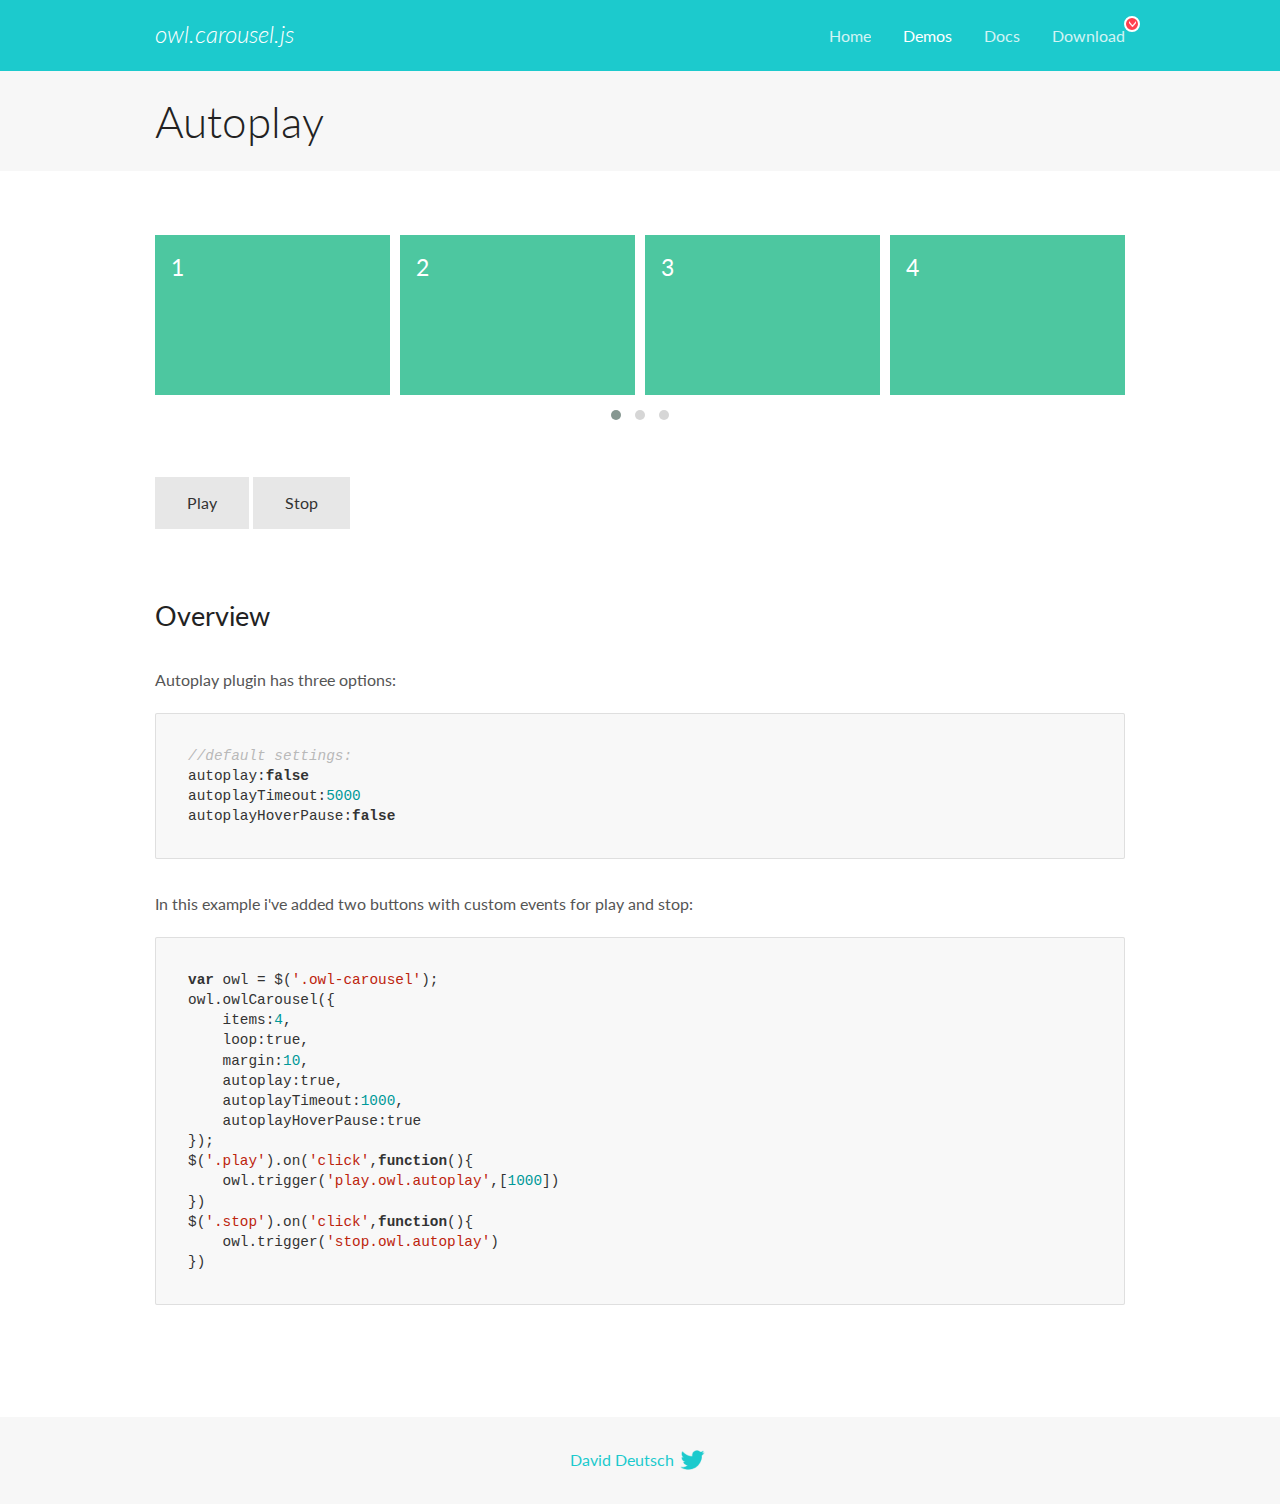
<file: OwlCarousel2-2.3.4/docs/demos/autoplay.html>
<!DOCTYPE html>
<html lang="en">
  <head>

    <!-- head -->
    <meta charset="utf-8">
    <meta name="msapplication-tap-highlight" content="no" />
    <meta name="viewport" content="width=device-width, initial-scale=1.0" />
    <meta name="description" content="Autoplay usage demo">
    <meta name="author" content="David Deutsch">
    <title>
      Autoplay Demo | Owl Carousel | 2.3.4
    </title>

    <!-- Stylesheets -->
    <link href='https://fonts.googleapis.com/css?family=Lato:300,400,700,400italic,300italic' rel='stylesheet' type='text/css'>
    <link rel="stylesheet" href="../assets/css/docs.theme.min.css">

    <!-- Owl Stylesheets -->
    <link rel="stylesheet" href="../assets/owlcarousel/assets/owl.carousel.min.css">
    <link rel="stylesheet" href="../assets/owlcarousel/assets/owl.theme.default.min.css">

    <!-- HTML5 shim and Respond.js IE8 support of HTML5 elements and media queries -->

    <!--[if lt IE 9]>
      <script src="https://oss.maxcdn.com/libs/html5shiv/3.7.0/html5shiv.js"></script>
      <script src="https://oss.maxcdn.com/libs/respond.js/1.3.0/respond.min.js"></script>
    <![endif]-->

    <!-- Favicons -->
    <link rel="apple-touch-icon-precomposed" sizes="144x144" href="../assets/ico/apple-touch-icon-144-precomposed.png">
    <link rel="shortcut icon" href="../assets/ico/favicon.png">
    <link rel="shortcut icon" href="favicon.ico">

    <!-- Yeah i know js should not be in header. Its required for demos.-->

    <!-- javascript -->
    <script src="../assets/vendors/jquery.min.js"></script>
    <script src="../assets/owlcarousel/owl.carousel.js"></script>
  </head>
  <body>

    <!-- header -->
    <header class="header">
      <div class="row">
        <div class="large-12 columns">
          <div class="brand left">
            <h3>
              <a href="/OwlCarousel2/">owl.carousel.js</a> 
            </h3>
          </div>
          <a id="toggle-nav" class="right">
            <span></span> <span></span> <span></span> 
          </a> 
          <div class="nav-bar">
            <ul class="clearfix">
              <li> <a href="/OwlCarousel2/index.html">Home</a>  </li>
              <li class="active">
                <a href="/OwlCarousel2/demos/demos.html">Demos</a> 
              </li>
              <li> <a href="/OwlCarousel2/docs/started-welcome.html">Docs</a>  </li>
              <li>
                <a href="https://github.com/OwlCarousel2/OwlCarousel2/archive/2.3.4.zip">Download</a> 
                <span class="download"></span> 
              </li>
            </ul>
          </div>
        </div>
      </div>
    </header>

    <!-- title -->
    <section class="title">
      <div class="row">
        <div class="large-12 columns">
          <h1>Autoplay</h1>
        </div>
      </div>
    </section>

    <!--  Demos -->
    <section id="demos">
      <div class="row">
        <div class="large-12 columns">
          <div class="owl-carousel owl-theme">
            <div class="item">
              <h4>1</h4>
            </div>
            <div class="item">
              <h4>2</h4>
            </div>
            <div class="item">
              <h4>3</h4>
            </div>
            <div class="item">
              <h4>4</h4>
            </div>
            <div class="item">
              <h4>5</h4>
            </div>
            <div class="item">
              <h4>6</h4>
            </div>
            <div class="item">
              <h4>7</h4>
            </div>
            <div class="item">
              <h4>8</h4>
            </div>
            <div class="item">
              <h4>9</h4>
            </div>
            <div class="item">
              <h4>10</h4>
            </div>
            <div class="item">
              <h4>11</h4>
            </div>
            <div class="item">
              <h4>12</h4>
            </div>
          </div>
          <a class="button secondary play">Play</a> 
          <a class="button secondary stop">Stop</a> 
          <h3 id="overview">Overview</h3>
          <p>Autoplay plugin has three options:</p>
          <pre><code>//default settings:
autoplay:false
autoplayTimeout:5000
autoplayHoverPause:false</code></pre>
          <p>In this example i&#39;ve added two buttons with custom events for play and stop:</p>
          <pre><code>var owl = $(&#39;.owl-carousel&#39;);
owl.owlCarousel({
    items:4,
    loop:true,
    margin:10,
    autoplay:true,
    autoplayTimeout:1000,
    autoplayHoverPause:true
});
$(&#39;.play&#39;).on(&#39;click&#39;,function(){
    owl.trigger(&#39;play.owl.autoplay&#39;,[1000])
})
$(&#39;.stop&#39;).on(&#39;click&#39;,function(){
    owl.trigger(&#39;stop.owl.autoplay&#39;)
})</code></pre>
          <script>
            $(document).ready(function() {
              var owl = $('.owl-carousel');
              owl.owlCarousel({
                items: 4,
                loop: true,
                margin: 10,
                autoplay: true,
                autoplayTimeout: 1000,
                autoplayHoverPause: true
              });
              $('.play').on('click', function() {
                owl.trigger('play.owl.autoplay', [1000])
              })
              $('.stop').on('click', function() {
                owl.trigger('stop.owl.autoplay')
              })
            })
          </script>
        </div>
      </div>
    </section>

    <!-- footer -->
    <footer class="footer">
      <div class="row">
        <div class="large-12 columns">
          <h5>
            <a href="/OwlCarousel2/docs/support-contact.html">David Deutsch</a> 
            <a id="custom-tweet-button" href="https://twitter.com/share?url=https://github.com/OwlCarousel2/OwlCarousel2&text=Owl Carousel - This is so awesome! " target="_blank"></a> 
          </h5>
        </div>
      </div>
    </footer>

    <!-- vendors -->
    <script src="../assets/vendors/highlight.js"></script>
    <script src="../assets/js/app.js"></script>
  </body>
</html>
</file>
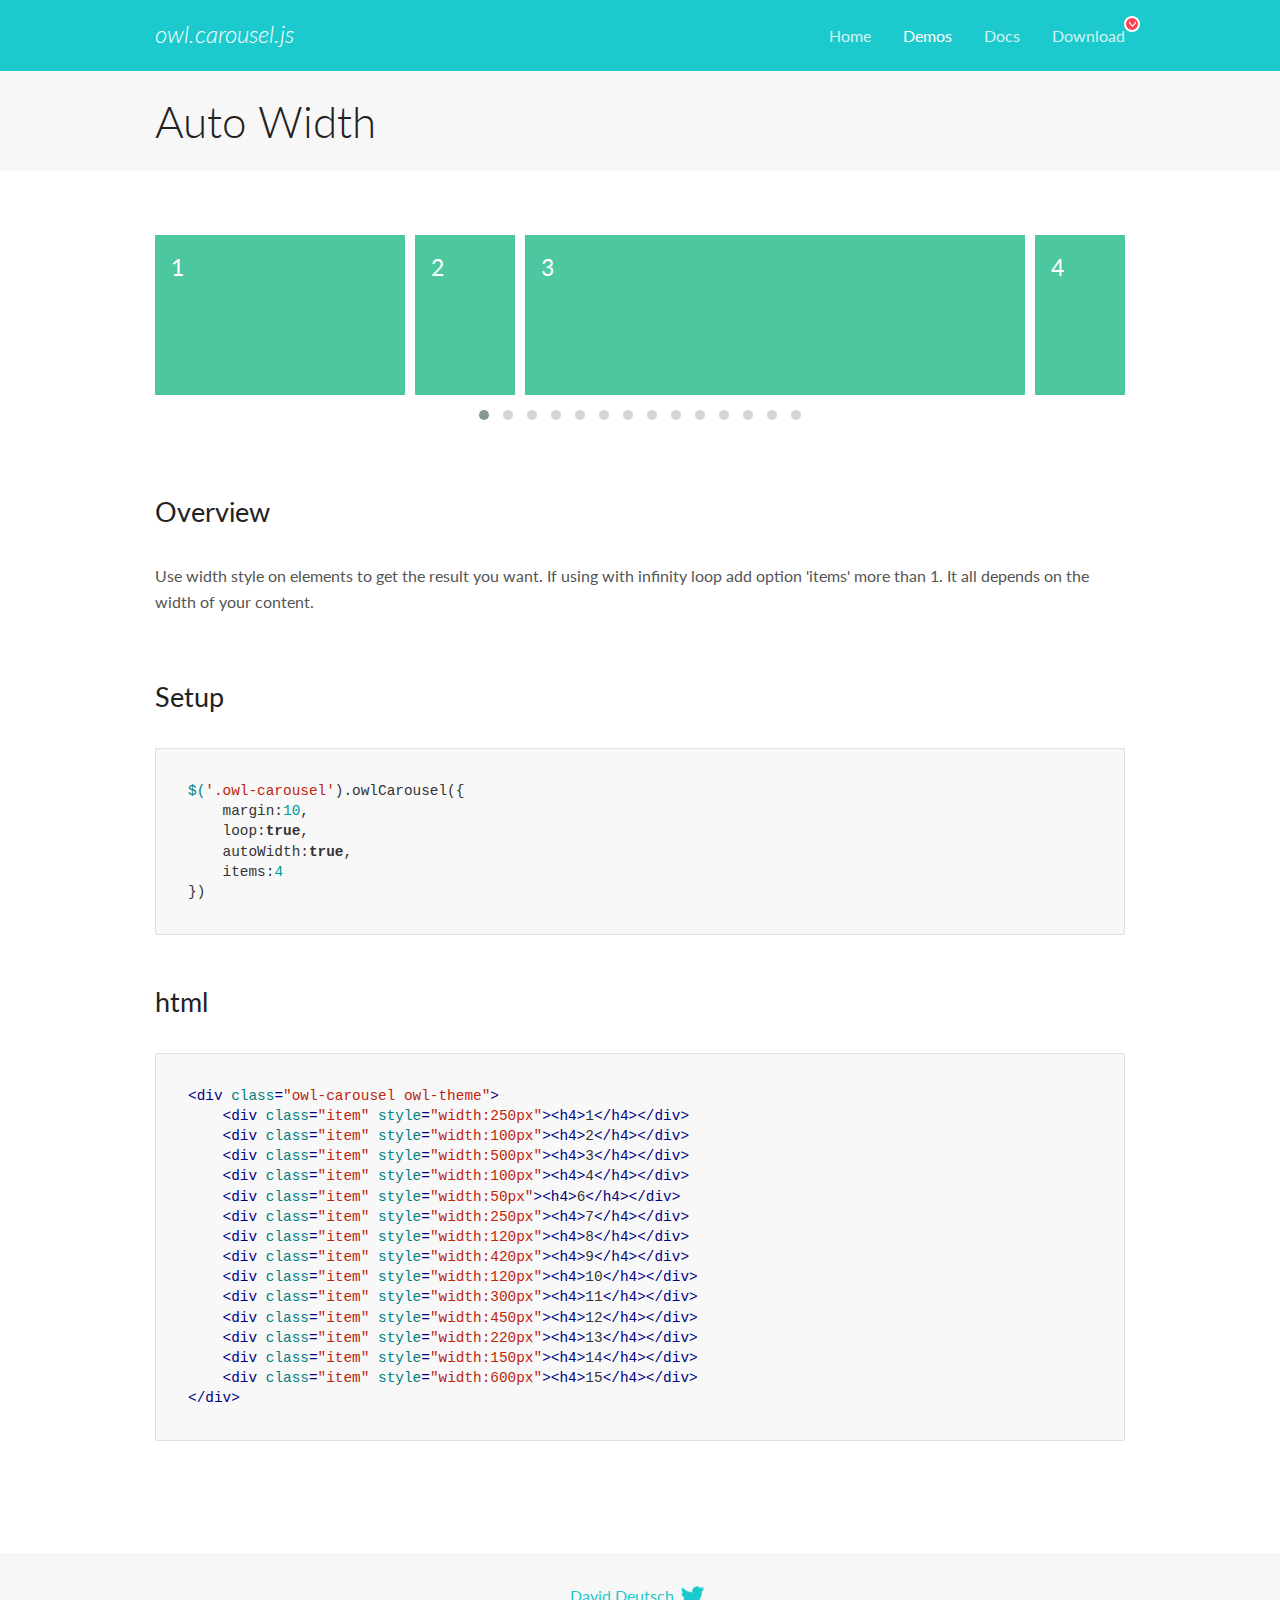
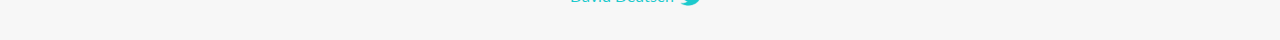
<file: OwlCarousel2-2.3.4/docs/demos/autowidth.html>
<!DOCTYPE html>
<html lang="en">
  <head>

    <!-- head -->
    <meta charset="utf-8">
    <meta name="msapplication-tap-highlight" content="no" />
    <meta name="viewport" content="width=device-width, initial-scale=1.0" />
    <meta name="description" content="Auto Width">
    <meta name="author" content="David Deutsch">
    <title>
      Auto Width Demo | Owl Carousel | 2.3.4
    </title>

    <!-- Stylesheets -->
    <link href='https://fonts.googleapis.com/css?family=Lato:300,400,700,400italic,300italic' rel='stylesheet' type='text/css'>
    <link rel="stylesheet" href="../assets/css/docs.theme.min.css">

    <!-- Owl Stylesheets -->
    <link rel="stylesheet" href="../assets/owlcarousel/assets/owl.carousel.min.css">
    <link rel="stylesheet" href="../assets/owlcarousel/assets/owl.theme.default.min.css">

    <!-- HTML5 shim and Respond.js IE8 support of HTML5 elements and media queries -->

    <!--[if lt IE 9]>
      <script src="https://oss.maxcdn.com/libs/html5shiv/3.7.0/html5shiv.js"></script>
      <script src="https://oss.maxcdn.com/libs/respond.js/1.3.0/respond.min.js"></script>
    <![endif]-->

    <!-- Favicons -->
    <link rel="apple-touch-icon-precomposed" sizes="144x144" href="../assets/ico/apple-touch-icon-144-precomposed.png">
    <link rel="shortcut icon" href="../assets/ico/favicon.png">
    <link rel="shortcut icon" href="favicon.ico">

    <!-- Yeah i know js should not be in header. Its required for demos.-->

    <!-- javascript -->
    <script src="../assets/vendors/jquery.min.js"></script>
    <script src="../assets/owlcarousel/owl.carousel.js"></script>
  </head>
  <body>

    <!-- header -->
    <header class="header">
      <div class="row">
        <div class="large-12 columns">
          <div class="brand left">
            <h3>
              <a href="/OwlCarousel2/">owl.carousel.js</a> 
            </h3>
          </div>
          <a id="toggle-nav" class="right">
            <span></span> <span></span> <span></span> 
          </a> 
          <div class="nav-bar">
            <ul class="clearfix">
              <li> <a href="/OwlCarousel2/index.html">Home</a>  </li>
              <li class="active">
                <a href="/OwlCarousel2/demos/demos.html">Demos</a> 
              </li>
              <li> <a href="/OwlCarousel2/docs/started-welcome.html">Docs</a>  </li>
              <li>
                <a href="https://github.com/OwlCarousel2/OwlCarousel2/archive/2.3.4.zip">Download</a> 
                <span class="download"></span> 
              </li>
            </ul>
          </div>
        </div>
      </div>
    </header>

    <!-- title -->
    <section class="title">
      <div class="row">
        <div class="large-12 columns">
          <h1>Auto Width</h1>
        </div>
      </div>
    </section>

    <!--  Demos -->
    <section id="demos">
      <div class="row">
        <div class="large-12 columns">
          <div class="owl-carousel owl-theme">
            <div class="item" style="width:250px">
              <h4>1</h4>
            </div>
            <div class="item" style="width:100px">
              <h4>2</h4>
            </div>
            <div class="item" style="width:500px">
              <h4>3</h4>
            </div>
            <div class="item" style="width:100px">
              <h4>4</h4>
            </div>
            <div class="item" style="width:50px">
              <h4>6</h4>
            </div>
            <div class="item" style="width:250px">
              <h4>7</h4>
            </div>
            <div class="item" style="width:120px">
              <h4>8</h4>
            </div>
            <div class="item" style="width:420px">
              <h4>9</h4>
            </div>
            <div class="item" style="width:120px">
              <h4>10</h4>
            </div>
            <div class="item" style="width:300px">
              <h4>11</h4>
            </div>
            <div class="item" style="width:450px">
              <h4>12</h4>
            </div>
            <div class="item" style="width:220px">
              <h4>13</h4>
            </div>
            <div class="item" style="width:150px">
              <h4>14</h4>
            </div>
            <div class="item" style="width:600px">
              <h4>15</h4>
            </div>
          </div>
          <h3 id="overview">Overview</h3>
          <p>Use width style on elements to get the result you want. If using with infinity loop add option &#39;items&#39; more than 1. It all depends on the width of your content.</p>
          <h3 id="setup">Setup</h3>
          <pre><code>$(&#39;.owl-carousel&#39;).owlCarousel({
    margin:10,
    loop:true,
    autoWidth:true,
    items:4
})</code></pre>
          <h3 id="html">html</h3>
          <pre><code>&lt;div class=&quot;owl-carousel owl-theme&quot;&gt;
    &lt;div class=&quot;item&quot; style=&quot;width:250px&quot;&gt;&lt;h4&gt;1&lt;/h4&gt;&lt;/div&gt;
    &lt;div class=&quot;item&quot; style=&quot;width:100px&quot;&gt;&lt;h4&gt;2&lt;/h4&gt;&lt;/div&gt;
    &lt;div class=&quot;item&quot; style=&quot;width:500px&quot;&gt;&lt;h4&gt;3&lt;/h4&gt;&lt;/div&gt;
    &lt;div class=&quot;item&quot; style=&quot;width:100px&quot;&gt;&lt;h4&gt;4&lt;/h4&gt;&lt;/div&gt;
    &lt;div class=&quot;item&quot; style=&quot;width:50px&quot;&gt;&lt;h4&gt;6&lt;/h4&gt;&lt;/div&gt;
    &lt;div class=&quot;item&quot; style=&quot;width:250px&quot;&gt;&lt;h4&gt;7&lt;/h4&gt;&lt;/div&gt;
    &lt;div class=&quot;item&quot; style=&quot;width:120px&quot;&gt;&lt;h4&gt;8&lt;/h4&gt;&lt;/div&gt;
    &lt;div class=&quot;item&quot; style=&quot;width:420px&quot;&gt;&lt;h4&gt;9&lt;/h4&gt;&lt;/div&gt;
    &lt;div class=&quot;item&quot; style=&quot;width:120px&quot;&gt;&lt;h4&gt;10&lt;/h4&gt;&lt;/div&gt;
    &lt;div class=&quot;item&quot; style=&quot;width:300px&quot;&gt;&lt;h4&gt;11&lt;/h4&gt;&lt;/div&gt;
    &lt;div class=&quot;item&quot; style=&quot;width:450px&quot;&gt;&lt;h4&gt;12&lt;/h4&gt;&lt;/div&gt;
    &lt;div class=&quot;item&quot; style=&quot;width:220px&quot;&gt;&lt;h4&gt;13&lt;/h4&gt;&lt;/div&gt;
    &lt;div class=&quot;item&quot; style=&quot;width:150px&quot;&gt;&lt;h4&gt;14&lt;/h4&gt;&lt;/div&gt;
    &lt;div class=&quot;item&quot; style=&quot;width:600px&quot;&gt;&lt;h4&gt;15&lt;/h4&gt;&lt;/div&gt;
&lt;/div&gt;</code></pre>
          <script>
            $(document).ready(function() {
              $('.owl-carousel').owlCarousel({
                margin: 10,
                loop: true,
                autoWidth: true,
                items: 4
              })
            })
          </script>
        </div>
      </div>
    </section>

    <!-- footer -->
    <footer class="footer">
      <div class="row">
        <div class="large-12 columns">
          <h5>
            <a href="/OwlCarousel2/docs/support-contact.html">David Deutsch</a> 
            <a id="custom-tweet-button" href="https://twitter.com/share?url=https://github.com/OwlCarousel2/OwlCarousel2&text=Owl Carousel - This is so awesome! " target="_blank"></a> 
          </h5>
        </div>
      </div>
    </footer>

    <!-- vendors -->
    <script src="../assets/vendors/highlight.js"></script>
    <script src="../assets/js/app.js"></script>
  </body>
</html>
</file>
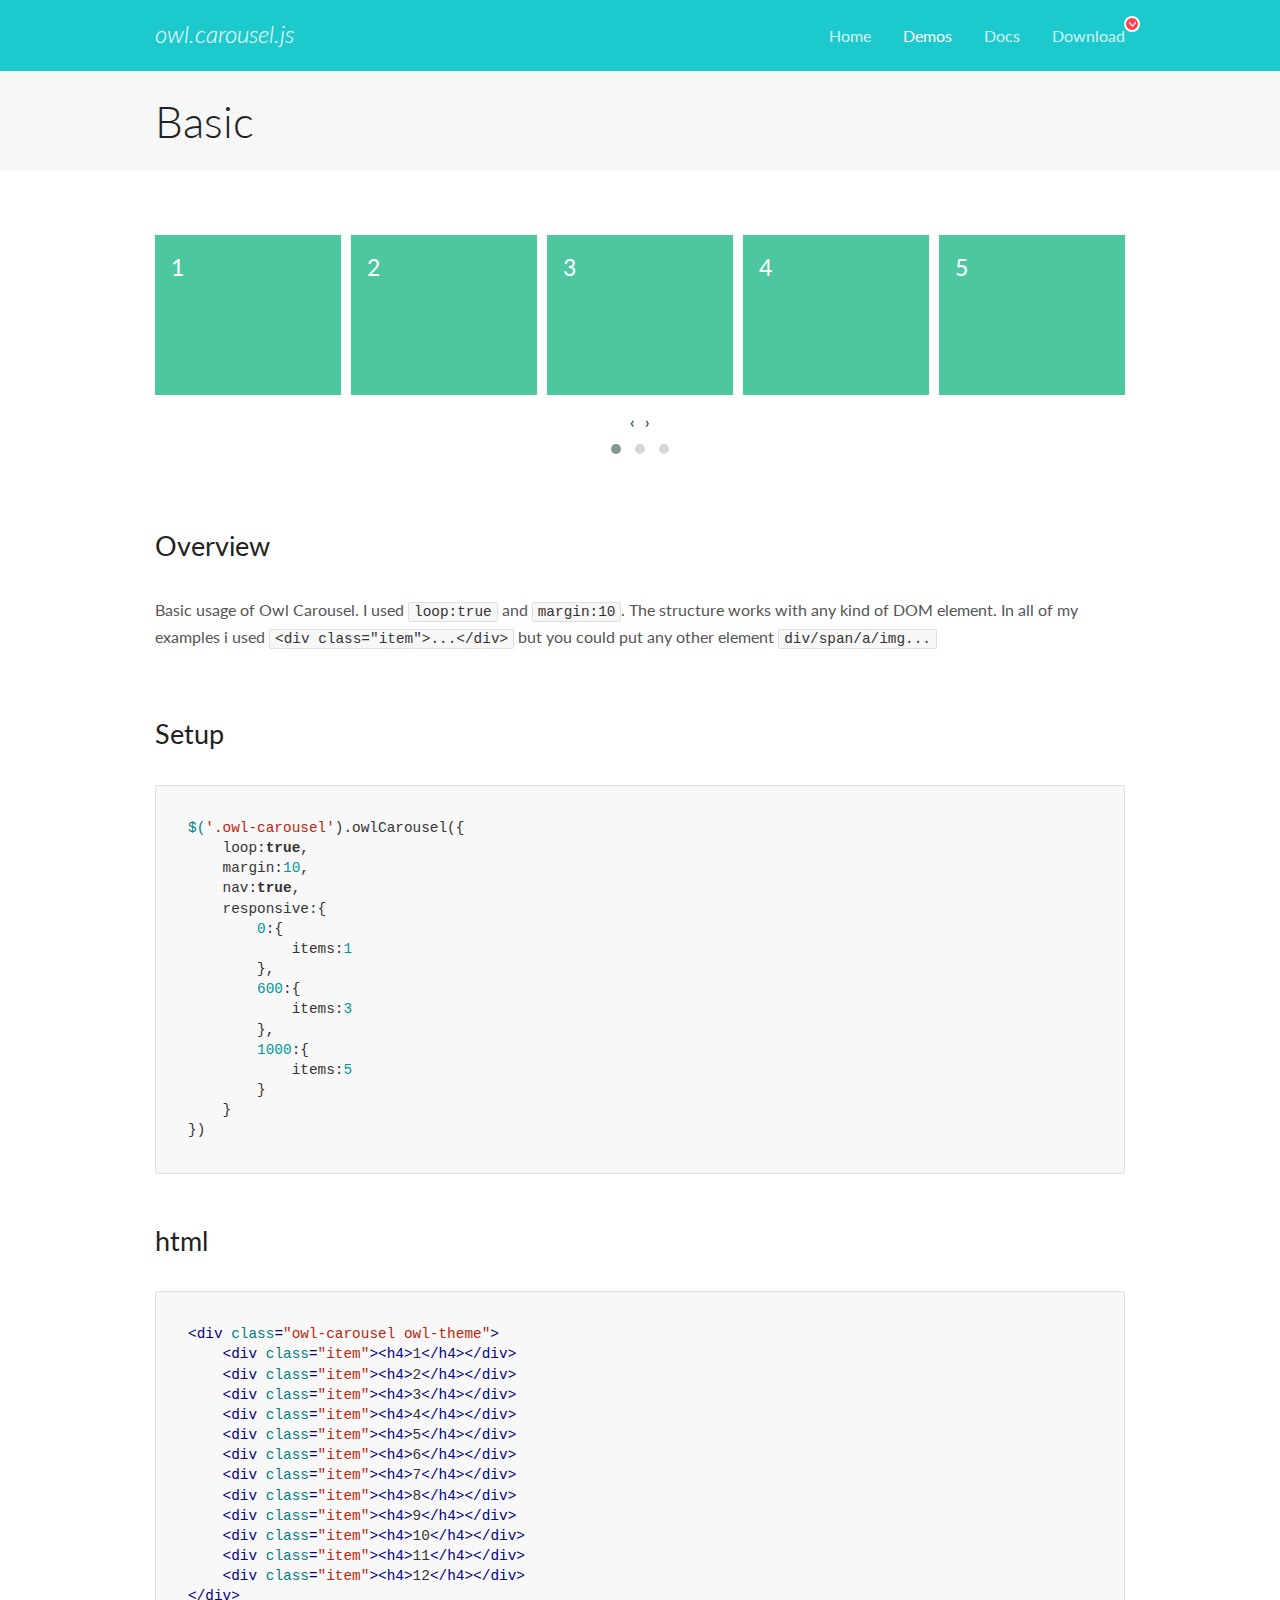
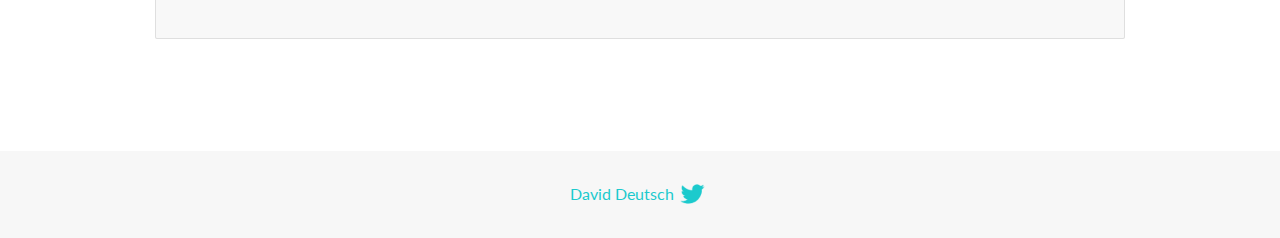
<file: OwlCarousel2-2.3.4/docs/demos/basic.html>
<!DOCTYPE html>
<html lang="en">
  <head>

    <!-- head -->
    <meta charset="utf-8">
    <meta name="msapplication-tap-highlight" content="no" />
    <meta name="viewport" content="width=device-width, initial-scale=1.0" />
    <meta name="description" content="Basic usage demo">
    <meta name="author" content="David Deutsch">
    <title>
      Basic Demo | Owl Carousel | 2.3.4
    </title>

    <!-- Stylesheets -->
    <link href='https://fonts.googleapis.com/css?family=Lato:300,400,700,400italic,300italic' rel='stylesheet' type='text/css'>
    <link rel="stylesheet" href="../assets/css/docs.theme.min.css">

    <!-- Owl Stylesheets -->
    <link rel="stylesheet" href="../assets/owlcarousel/assets/owl.carousel.min.css">
    <link rel="stylesheet" href="../assets/owlcarousel/assets/owl.theme.default.min.css">

    <!-- HTML5 shim and Respond.js IE8 support of HTML5 elements and media queries -->

    <!--[if lt IE 9]>
      <script src="https://oss.maxcdn.com/libs/html5shiv/3.7.0/html5shiv.js"></script>
      <script src="https://oss.maxcdn.com/libs/respond.js/1.3.0/respond.min.js"></script>
    <![endif]-->

    <!-- Favicons -->
    <link rel="apple-touch-icon-precomposed" sizes="144x144" href="../assets/ico/apple-touch-icon-144-precomposed.png">
    <link rel="shortcut icon" href="../assets/ico/favicon.png">
    <link rel="shortcut icon" href="favicon.ico">

    <!-- Yeah i know js should not be in header. Its required for demos.-->

    <!-- javascript -->
    <script src="../assets/vendors/jquery.min.js"></script>
    <script src="../assets/owlcarousel/owl.carousel.js"></script>
  </head>
  <body>

    <!-- header -->
    <header class="header">
      <div class="row">
        <div class="large-12 columns">
          <div class="brand left">
            <h3>
              <a href="/OwlCarousel2/">owl.carousel.js</a> 
            </h3>
          </div>
          <a id="toggle-nav" class="right">
            <span></span> <span></span> <span></span> 
          </a> 
          <div class="nav-bar">
            <ul class="clearfix">
              <li> <a href="/OwlCarousel2/index.html">Home</a>  </li>
              <li class="active">
                <a href="/OwlCarousel2/demos/demos.html">Demos</a> 
              </li>
              <li> <a href="/OwlCarousel2/docs/started-welcome.html">Docs</a>  </li>
              <li>
                <a href="https://github.com/OwlCarousel2/OwlCarousel2/archive/2.3.4.zip">Download</a> 
                <span class="download"></span> 
              </li>
            </ul>
          </div>
        </div>
      </div>
    </header>

    <!-- title -->
    <section class="title">
      <div class="row">
        <div class="large-12 columns">
          <h1>Basic</h1>
        </div>
      </div>
    </section>

    <!--  Demos -->
    <section id="demos">
      <div class="row">
        <div class="large-12 columns">
          <div class="owl-carousel owl-theme">
            <div class="item">
              <h4>1</h4>
            </div>
            <div class="item">
              <h4>2</h4>
            </div>
            <div class="item">
              <h4>3</h4>
            </div>
            <div class="item">
              <h4>4</h4>
            </div>
            <div class="item">
              <h4>5</h4>
            </div>
            <div class="item">
              <h4>6</h4>
            </div>
            <div class="item">
              <h4>7</h4>
            </div>
            <div class="item">
              <h4>8</h4>
            </div>
            <div class="item">
              <h4>9</h4>
            </div>
            <div class="item">
              <h4>10</h4>
            </div>
            <div class="item">
              <h4>11</h4>
            </div>
            <div class="item">
              <h4>12</h4>
            </div>
          </div>
          <h3 id="overview">Overview</h3>
          <p>Basic usage of Owl Carousel. I used <code>loop:true</code> and <code>margin:10</code>. The structure works with any kind of DOM element. In all of my examples i used <code>&lt;div class=&quot;item&quot;&gt;...&lt;/div&gt;</code> but you could
            put any other element <code>div/span/a/img...</code></p>
          <h3 id="setup">Setup</h3>
          <pre><code>$(&#39;.owl-carousel&#39;).owlCarousel({
    loop:true,
    margin:10,
    nav:true,
    responsive:{
        0:{
            items:1
        },
        600:{
            items:3
        },
        1000:{
            items:5
        }
    }
})</code></pre>
          <h3 id="html">html</h3>
          <pre><code>&lt;div class=&quot;owl-carousel owl-theme&quot;&gt;
    &lt;div class=&quot;item&quot;&gt;&lt;h4&gt;1&lt;/h4&gt;&lt;/div&gt;
    &lt;div class=&quot;item&quot;&gt;&lt;h4&gt;2&lt;/h4&gt;&lt;/div&gt;
    &lt;div class=&quot;item&quot;&gt;&lt;h4&gt;3&lt;/h4&gt;&lt;/div&gt;
    &lt;div class=&quot;item&quot;&gt;&lt;h4&gt;4&lt;/h4&gt;&lt;/div&gt;
    &lt;div class=&quot;item&quot;&gt;&lt;h4&gt;5&lt;/h4&gt;&lt;/div&gt;
    &lt;div class=&quot;item&quot;&gt;&lt;h4&gt;6&lt;/h4&gt;&lt;/div&gt;
    &lt;div class=&quot;item&quot;&gt;&lt;h4&gt;7&lt;/h4&gt;&lt;/div&gt;
    &lt;div class=&quot;item&quot;&gt;&lt;h4&gt;8&lt;/h4&gt;&lt;/div&gt;
    &lt;div class=&quot;item&quot;&gt;&lt;h4&gt;9&lt;/h4&gt;&lt;/div&gt;
    &lt;div class=&quot;item&quot;&gt;&lt;h4&gt;10&lt;/h4&gt;&lt;/div&gt;
    &lt;div class=&quot;item&quot;&gt;&lt;h4&gt;11&lt;/h4&gt;&lt;/div&gt;
    &lt;div class=&quot;item&quot;&gt;&lt;h4&gt;12&lt;/h4&gt;&lt;/div&gt;
&lt;/div&gt;</code></pre>
          <script>
            $(document).ready(function() {
              var owl = $('.owl-carousel');
              owl.owlCarousel({
                margin: 10,
                nav: true,
                loop: true,
                responsive: {
                  0: {
                    items: 1
                  },
                  600: {
                    items: 3
                  },
                  1000: {
                    items: 5
                  }
                }
              })
            })
          </script>
        </div>
      </div>
    </section>

    <!-- footer -->
    <footer class="footer">
      <div class="row">
        <div class="large-12 columns">
          <h5>
            <a href="/OwlCarousel2/docs/support-contact.html">David Deutsch</a> 
            <a id="custom-tweet-button" href="https://twitter.com/share?url=https://github.com/OwlCarousel2/OwlCarousel2&text=Owl Carousel - This is so awesome! " target="_blank"></a> 
          </h5>
        </div>
      </div>
    </footer>

    <!-- vendors -->
    <script src="../assets/vendors/highlight.js"></script>
    <script src="../assets/js/app.js"></script>
  </body>
</html>
</file>
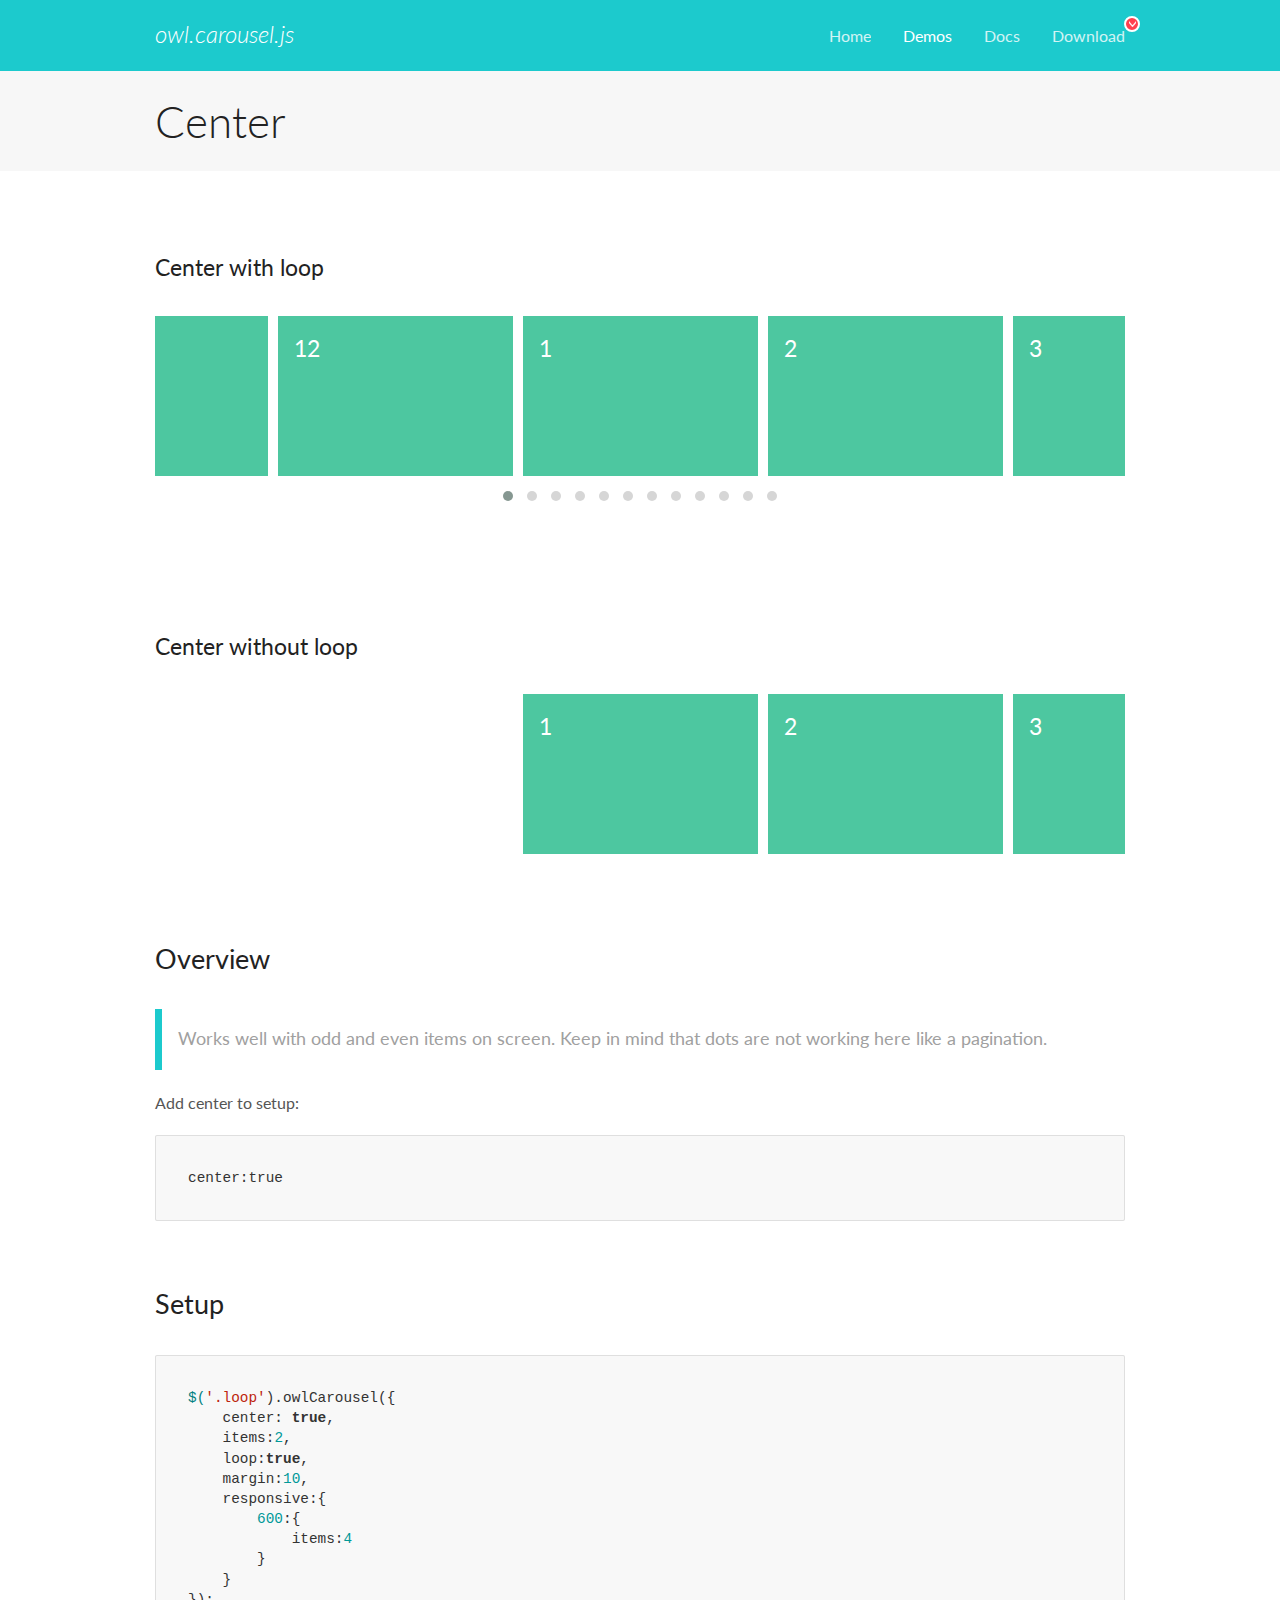
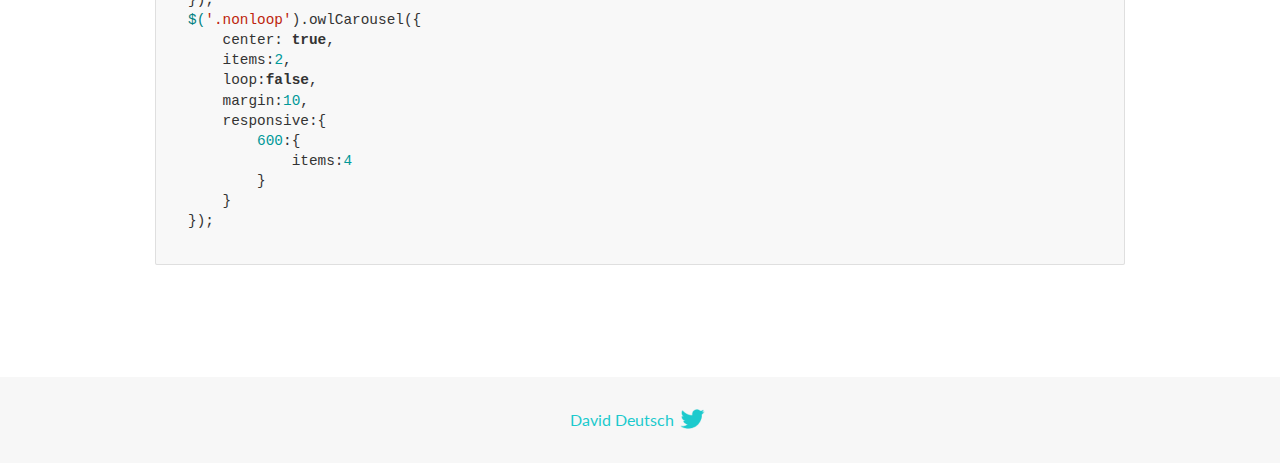
<file: OwlCarousel2-2.3.4/docs/demos/center.html>
<!DOCTYPE html>
<html lang="en">
  <head>

    <!-- head -->
    <meta charset="utf-8">
    <meta name="msapplication-tap-highlight" content="no" />
    <meta name="viewport" content="width=device-width, initial-scale=1.0" />
    <meta name="description" content="Center carousel">
    <meta name="author" content="David Deutsch">
    <title>
      Center Demo | Owl Carousel | 2.3.4
    </title>

    <!-- Stylesheets -->
    <link href='https://fonts.googleapis.com/css?family=Lato:300,400,700,400italic,300italic' rel='stylesheet' type='text/css'>
    <link rel="stylesheet" href="../assets/css/docs.theme.min.css">

    <!-- Owl Stylesheets -->
    <link rel="stylesheet" href="../assets/owlcarousel/assets/owl.carousel.min.css">
    <link rel="stylesheet" href="../assets/owlcarousel/assets/owl.theme.default.min.css">

    <!-- HTML5 shim and Respond.js IE8 support of HTML5 elements and media queries -->

    <!--[if lt IE 9]>
      <script src="https://oss.maxcdn.com/libs/html5shiv/3.7.0/html5shiv.js"></script>
      <script src="https://oss.maxcdn.com/libs/respond.js/1.3.0/respond.min.js"></script>
    <![endif]-->

    <!-- Favicons -->
    <link rel="apple-touch-icon-precomposed" sizes="144x144" href="../assets/ico/apple-touch-icon-144-precomposed.png">
    <link rel="shortcut icon" href="../assets/ico/favicon.png">
    <link rel="shortcut icon" href="favicon.ico">

    <!-- Yeah i know js should not be in header. Its required for demos.-->

    <!-- javascript -->
    <script src="../assets/vendors/jquery.min.js"></script>
    <script src="../assets/owlcarousel/owl.carousel.js"></script>
  </head>
  <body>

    <!-- header -->
    <header class="header">
      <div class="row">
        <div class="large-12 columns">
          <div class="brand left">
            <h3>
              <a href="/OwlCarousel2/">owl.carousel.js</a> 
            </h3>
          </div>
          <a id="toggle-nav" class="right">
            <span></span> <span></span> <span></span> 
          </a> 
          <div class="nav-bar">
            <ul class="clearfix">
              <li> <a href="/OwlCarousel2/index.html">Home</a>  </li>
              <li class="active">
                <a href="/OwlCarousel2/demos/demos.html">Demos</a> 
              </li>
              <li> <a href="/OwlCarousel2/docs/started-welcome.html">Docs</a>  </li>
              <li>
                <a href="https://github.com/OwlCarousel2/OwlCarousel2/archive/2.3.4.zip">Download</a> 
                <span class="download"></span> 
              </li>
            </ul>
          </div>
        </div>
      </div>
    </header>

    <!-- title -->
    <section class="title">
      <div class="row">
        <div class="large-12 columns">
          <h1>Center</h1>
        </div>
      </div>
    </section>

    <!--  Demos -->
    <section id="demos">
      <div class="row">
        <div class="large-12 columns">
          <h4 id="center-with-loop">Center with loop</h4>
          <div class="loop owl-carousel owl-theme">
            <div class="item">
              <h4>1</h4>
            </div>
            <div class="item">
              <h4>2</h4>
            </div>
            <div class="item">
              <h4>3</h4>
            </div>
            <div class="item">
              <h4>4</h4>
            </div>
            <div class="item">
              <h4>5</h4>
            </div>
            <div class="item">
              <h4>6</h4>
            </div>
            <div class="item">
              <h4>7</h4>
            </div>
            <div class="item">
              <h4>8</h4>
            </div>
            <div class="item">
              <h4>9</h4>
            </div>
            <div class="item">
              <h4>10</h4>
            </div>
            <div class="item">
              <h4>11</h4>
            </div>
            <div class="item">
              <h4>12</h4>
            </div>
          </div>
          <br>
          <h4 id="center-without-loop">Center without loop</h4>
          <div class="nonloop owl-carousel">
            <div class="item">
              <h4>1</h4>
            </div>
            <div class="item">
              <h4>2</h4>
            </div>
            <div class="item">
              <h4>3</h4>
            </div>
            <div class="item">
              <h4>4</h4>
            </div>
            <div class="item">
              <h4>5</h4>
            </div>
            <div class="item">
              <h4>6</h4>
            </div>
            <div class="item">
              <h4>7</h4>
            </div>
            <div class="item">
              <h4>8</h4>
            </div>
            <div class="item">
              <h4>9</h4>
            </div>
            <div class="item">
              <h4>10</h4>
            </div>
            <div class="item">
              <h4>11</h4>
            </div>
            <div class="item">
              <h4>12</h4>
            </div>
          </div>
          <h3 id="overview">Overview</h3>
          <blockquote>
            <p>Works well with odd and even items on screen. Keep in mind that dots are not working here like a pagination.</p>
          </blockquote>
          <p>Add center to setup:</p>
          <pre><code>center:true</code></pre>
          <h3 id="setup">Setup</h3>
          <pre><code>$(&#39;.loop&#39;).owlCarousel({
    center: true,
    items:2,
    loop:true,
    margin:10,
    responsive:{
        600:{
            items:4
        }
    }
});
$(&#39;.nonloop&#39;).owlCarousel({
    center: true,
    items:2,
    loop:false,
    margin:10,
    responsive:{
        600:{
            items:4
        }
    }
});</code></pre>
          <script>
            jQuery(document).ready(function($) {
              $('.loop').owlCarousel({
                center: true,
                items: 2,
                loop: true,
                margin: 10,
                responsive: {
                  600: {
                    items: 4
                  }
                }
              });
              $('.nonloop').owlCarousel({
                center: true,
                items: 2,
                loop: false,
                margin: 10,
                responsive: {
                  600: {
                    items: 4
                  }
                }
              });
            });
          </script>
        </div>
      </div>
    </section>

    <!-- footer -->
    <footer class="footer">
      <div class="row">
        <div class="large-12 columns">
          <h5>
            <a href="/OwlCarousel2/docs/support-contact.html">David Deutsch</a> 
            <a id="custom-tweet-button" href="https://twitter.com/share?url=https://github.com/OwlCarousel2/OwlCarousel2&text=Owl Carousel - This is so awesome! " target="_blank"></a> 
          </h5>
        </div>
      </div>
    </footer>

    <!-- vendors -->
    <script src="../assets/vendors/highlight.js"></script>
    <script src="../assets/js/app.js"></script>
  </body>
</html>
</file>
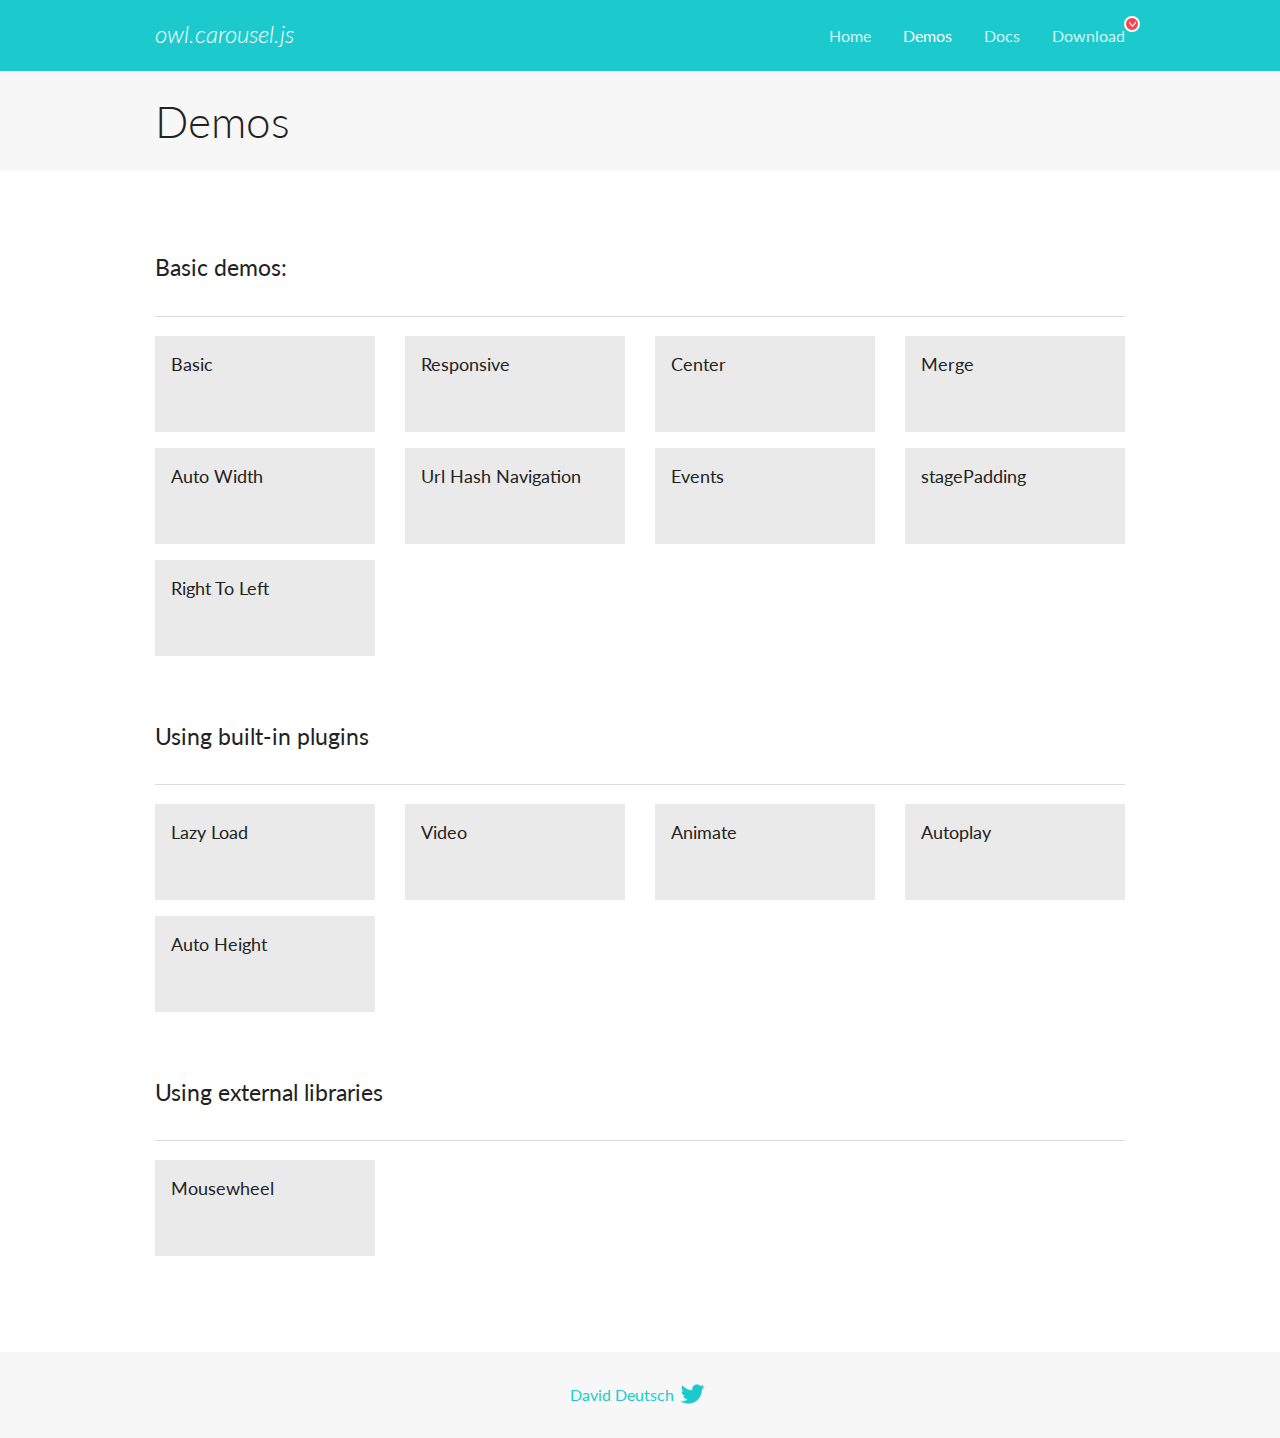
<file: OwlCarousel2-2.3.4/docs/demos/demos.html>
<!DOCTYPE html>
<html lang="en">
  <head>

    <!-- head -->
    <meta charset="utf-8">
    <meta name="msapplication-tap-highlight" content="no" />
    <meta name="viewport" content="width=device-width, initial-scale=1.0" />
    <meta name="description" content="A list of Owl Carousel examples.">
    <meta name="author" content="David Deutsch">
    <title>
      Demos | Owl Carousel | 2.3.4
    </title>

    <!-- Stylesheets -->
    <link href='https://fonts.googleapis.com/css?family=Lato:300,400,700,400italic,300italic' rel='stylesheet' type='text/css'>
    <link rel="stylesheet" href="../assets/css/docs.theme.min.css">

    <!-- Owl Stylesheets -->
    <link rel="stylesheet" href="../assets/owlcarousel/assets/owl.carousel.min.css">
    <link rel="stylesheet" href="../assets/owlcarousel/assets/owl.theme.default.min.css">

    <!-- HTML5 shim and Respond.js IE8 support of HTML5 elements and media queries -->

    <!--[if lt IE 9]>
      <script src="https://oss.maxcdn.com/libs/html5shiv/3.7.0/html5shiv.js"></script>
      <script src="https://oss.maxcdn.com/libs/respond.js/1.3.0/respond.min.js"></script>
    <![endif]-->

    <!-- Favicons -->
    <link rel="apple-touch-icon-precomposed" sizes="144x144" href="../assets/ico/apple-touch-icon-144-precomposed.png">
    <link rel="shortcut icon" href="../assets/ico/favicon.png">
    <link rel="shortcut icon" href="favicon.ico">

    <!-- Yeah i know js should not be in header. Its required for demos.-->

    <!-- javascript -->
    <script src="../assets/vendors/jquery.min.js"></script>
    <script src="../assets/owlcarousel/owl.carousel.js"></script>
  </head>
  <body>

    <!-- header -->
    <header class="header">
      <div class="row">
        <div class="large-12 columns">
          <div class="brand left">
            <h3>
              <a href="/OwlCarousel2/">owl.carousel.js</a> 
            </h3>
          </div>
          <a id="toggle-nav" class="right">
            <span></span> <span></span> <span></span> 
          </a> 
          <div class="nav-bar">
            <ul class="clearfix">
              <li> <a href="/OwlCarousel2/index.html">Home</a>  </li>
              <li class="active">
                <a href="/OwlCarousel2/demos/demos.html">Demos</a> 
              </li>
              <li> <a href="/OwlCarousel2/docs/started-welcome.html">Docs</a>  </li>
              <li>
                <a href="https://github.com/OwlCarousel2/OwlCarousel2/archive/2.3.4.zip">Download</a> 
                <span class="download"></span> 
              </li>
            </ul>
          </div>
        </div>
      </div>
    </header>

    <!-- title -->
    <section class="title">
      <div class="row">
        <div class="large-12 columns">
          <h1>Demos</h1>
        </div>
      </div>
    </section>

    <!--  Demos -->
    <section id="demos">
      <div class="row">
        <div class="large-12 columns">
          <h4 id="basic-demos-">Basic demos:</h4>
          <hr>
          <div class="demo-list">
            <div class="row">
              <div class="small-6 medium-4 large-3 columns">
                <a href="basic.html" class="demo-block">
                  <h5>Basic </h5>
                </a> 
              </div>
              <div class="small-6 medium-4 large-3 columns">
                <a href="responsive.html" class="demo-block">
                  <h5>Responsive </h5>
                </a> 
              </div>
              <div class="small-6 medium-4 large-3 columns">
                <a href="center.html" class="demo-block">
                  <h5>Center </h5>
                </a> 
              </div>
              <div class="small-6 medium-4 large-3 columns">
                <a href="merge.html" class="demo-block">
                  <h5>Merge </h5>
                </a> 
              </div>
              <div class="small-6 medium-4 large-3 columns">
                <a href="autowidth.html" class="demo-block">
                  <h5>Auto Width </h5>
                </a> 
              </div>
              <div class="small-6 medium-4 large-3 columns">
                <a href="urlhashnav.html" class="demo-block">
                  <h5>Url Hash Navigation </h5>
                </a> 
              </div>
              <div class="small-6 medium-4 large-3 columns">
                <a href="events.html" class="demo-block">
                  <h5>Events </h5>
                </a> 
              </div>
              <div class="small-6 medium-4 large-3 columns">
                <a href="stagepadding.html" class="demo-block">
                  <h5>stagePadding </h5>
                </a> 
              </div>
              <div class="small-6 medium-4 large-3 columns">
                <a href="rtl.html" class="demo-block">
                  <h5>Right To Left </h5>
                </a> 
              </div>
            </div>
          </div>
          <h4 id="using-built-in-plugins">Using built-in plugins</h4>
          <hr>
          <div class="demo-list">
            <div class="row">
              <div class="small-6 medium-4 large-3 columns">
                <a href="lazyLoad.html" class="demo-block">
                  <h5>Lazy Load </h5>
                </a> 
              </div>
              <div class="small-6 medium-4 large-3 columns">
                <a href="video.html" class="demo-block">
                  <h5>Video </h5>
                </a> 
              </div>
              <div class="small-6 medium-4 large-3 columns">
                <a href="animate.html" class="demo-block">
                  <h5>Animate </h5>
                </a> 
              </div>
              <div class="small-6 medium-4 large-3 columns">
                <a href="autoplay.html" class="demo-block">
                  <h5>Autoplay </h5>
                </a> 
              </div>
              <div class="small-6 medium-4 large-3 columns">
                <a href="autoheight.html" class="demo-block">
                  <h5>Auto Height </h5>
                </a> 
              </div>
            </div>
          </div>
          <h4 id="using-external-libraries">Using external libraries</h4>
          <hr>
          <div class="demo-list">
            <div class="row">
              <div class="small-6 medium-4 large-3 columns">
                <a href="mousewheel.html" class="demo-block">
                  <h5>Mousewheel </h5>
                </a> 
              </div>
            </div>
          </div>
        </div>
      </div>
    </section>

    <!-- footer -->
    <footer class="footer">
      <div class="row">
        <div class="large-12 columns">
          <h5>
            <a href="/OwlCarousel2/docs/support-contact.html">David Deutsch</a> 
            <a id="custom-tweet-button" href="https://twitter.com/share?url=https://github.com/OwlCarousel2/OwlCarousel2&text=Owl Carousel - This is so awesome! " target="_blank"></a> 
          </h5>
        </div>
      </div>
    </footer>

    <!-- vendors -->
    <script src="../assets/vendors/highlight.js"></script>
    <script src="../assets/js/app.js"></script>
  </body>
</html>
</file>
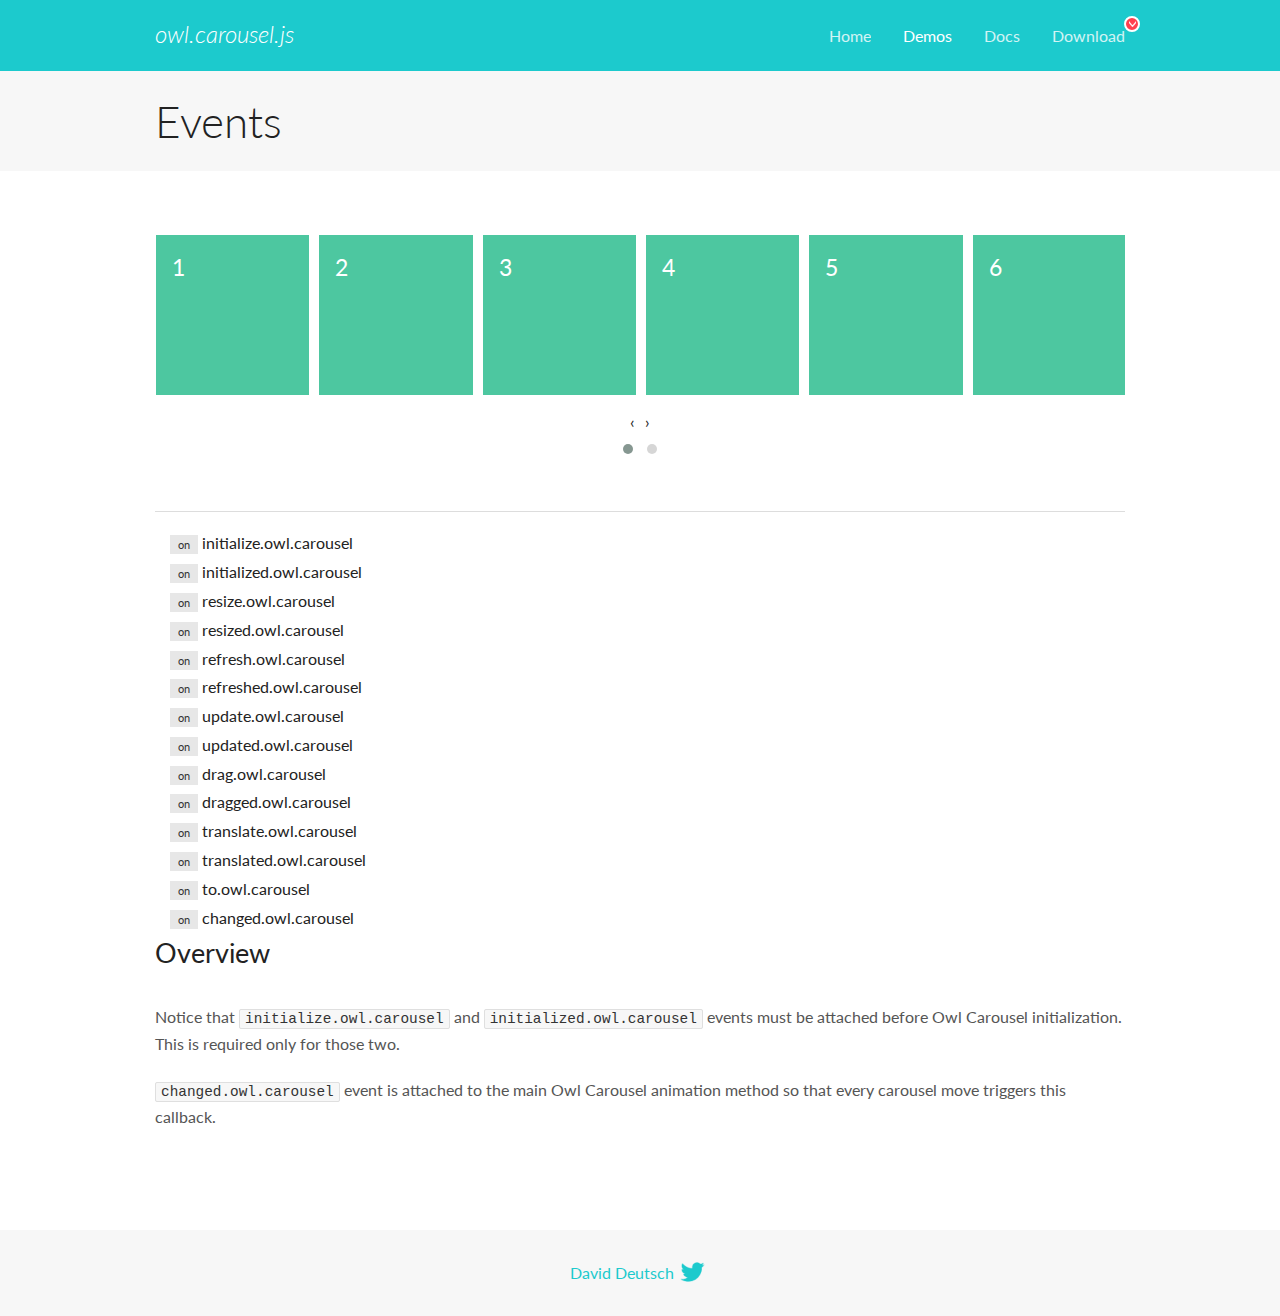
<file: OwlCarousel2-2.3.4/docs/demos/events.html>
<!DOCTYPE html>
<html lang="en">
  <head>

    <!-- head -->
    <meta charset="utf-8">
    <meta name="msapplication-tap-highlight" content="no" />
    <meta name="viewport" content="width=device-width, initial-scale=1.0" />
    <meta name="description" content="Events usage demo">
    <meta name="author" content="David Deutsch">
    <title>
      Events Demo | Owl Carousel | 2.3.4
    </title>

    <!-- Stylesheets -->
    <link href='https://fonts.googleapis.com/css?family=Lato:300,400,700,400italic,300italic' rel='stylesheet' type='text/css'>
    <link rel="stylesheet" href="../assets/css/docs.theme.min.css">

    <!-- Owl Stylesheets -->
    <link rel="stylesheet" href="../assets/owlcarousel/assets/owl.carousel.min.css">
    <link rel="stylesheet" href="../assets/owlcarousel/assets/owl.theme.default.min.css">

    <!-- HTML5 shim and Respond.js IE8 support of HTML5 elements and media queries -->

    <!--[if lt IE 9]>
      <script src="https://oss.maxcdn.com/libs/html5shiv/3.7.0/html5shiv.js"></script>
      <script src="https://oss.maxcdn.com/libs/respond.js/1.3.0/respond.min.js"></script>
    <![endif]-->

    <!-- Favicons -->
    <link rel="apple-touch-icon-precomposed" sizes="144x144" href="../assets/ico/apple-touch-icon-144-precomposed.png">
    <link rel="shortcut icon" href="../assets/ico/favicon.png">
    <link rel="shortcut icon" href="favicon.ico">

    <!-- Yeah i know js should not be in header. Its required for demos.-->

    <!-- javascript -->
    <script src="../assets/vendors/jquery.min.js"></script>
    <script src="../assets/owlcarousel/owl.carousel.js"></script>
  </head>
  <body>

    <!-- header -->
    <header class="header">
      <div class="row">
        <div class="large-12 columns">
          <div class="brand left">
            <h3>
              <a href="/OwlCarousel2/">owl.carousel.js</a> 
            </h3>
          </div>
          <a id="toggle-nav" class="right">
            <span></span> <span></span> <span></span> 
          </a> 
          <div class="nav-bar">
            <ul class="clearfix">
              <li> <a href="/OwlCarousel2/index.html">Home</a>  </li>
              <li class="active">
                <a href="/OwlCarousel2/demos/demos.html">Demos</a> 
              </li>
              <li> <a href="/OwlCarousel2/docs/started-welcome.html">Docs</a>  </li>
              <li>
                <a href="https://github.com/OwlCarousel2/OwlCarousel2/archive/2.3.4.zip">Download</a> 
                <span class="download"></span> 
              </li>
            </ul>
          </div>
        </div>
      </div>
    </header>

    <!-- title -->
    <section class="title">
      <div class="row">
        <div class="large-12 columns">
          <h1>Events</h1>
        </div>
      </div>
    </section>

    <!--  Demos -->
    <section id="demos">
      <div class="row">
        <div class="large-12 columns">
          <div class="owl-carousel owl-theme">
            <div class="item">
              <h4>1</h4>
            </div>
            <div class="item">
              <h4>2</h4>
            </div>
            <div class="item">
              <h4>3</h4>
            </div>
            <div class="item">
              <h4>4</h4>
            </div>
            <div class="item">
              <h4>5</h4>
            </div>
            <div class="item">
              <h4>6</h4>
            </div>
            <div class="item">
              <h4>7</h4>
            </div>
            <div class="item">
              <h4>8</h4>
            </div>
            <div class="item">
              <h4>9</h4>
            </div>
            <div class="item">
              <h4>10</h4>
            </div>
            <div class="item">
              <h4>11</h4>
            </div>
            <div class="item">
              <h4>12</h4>
            </div>
          </div>
          <hr>
          <div class="large-12 columns callbacks">
            <div><span class="label secondary initialize">on</span>  initialize.owl.carousel </div>
            <div><span class="label secondary initialized">on</span>  initialized.owl.carousel </div>
            <div><span class="label secondary resize">on</span>  resize.owl.carousel </div>
            <div><span class="label secondary resized">on</span>  resized.owl.carousel </div>
            <div><span class="label secondary refresh">on</span>  refresh.owl.carousel </div>
            <div><span class="label secondary refreshed">on</span>  refreshed.owl.carousel </div>
            <div><span class="label secondary update">on</span>  update.owl.carousel </div>
            <div><span class="label secondary updated">on</span>  updated.owl.carousel </div>
            <div><span class="label secondary drag">on</span>  drag.owl.carousel </div>
            <div><span class="label secondary dragged">on</span>  dragged.owl.carousel </div>
            <div><span class="label secondary translate">on</span>  translate.owl.carousel </div>
            <div><span class="label secondary translated">on</span>  translated.owl.carousel </div>
            <div><span class="label secondary to">on</span>  to.owl.carousel </div>
            <div><span class="label secondary changed">on</span>  changed.owl.carousel </div>
          </div>
          <h3 id="overview">Overview</h3>
          <p>Notice that <code>initialize.owl.carousel</code> and <code>initialized.owl.carousel</code> events must be attached before Owl Carousel initialization. This is required only for those two.</p>
          <p><code>changed.owl.carousel</code> event is attached to the main Owl Carousel animation method so that every carousel move triggers this callback.</p>
          <script>
            jQuery(document).ready(function($) {
              var owl = $('.owl-carousel');
              owl.on('initialize.owl.carousel initialized.owl.carousel ' +
                'initialize.owl.carousel initialize.owl.carousel ' +
                'resize.owl.carousel resized.owl.carousel ' +
                'refresh.owl.carousel refreshed.owl.carousel ' +
                'update.owl.carousel updated.owl.carousel ' +
                'drag.owl.carousel dragged.owl.carousel ' +
                'translate.owl.carousel translated.owl.carousel ' +
                'to.owl.carousel changed.owl.carousel',
                function(e) {
                  $('.' + e.type)
                    .removeClass('secondary')
                    .addClass('success');
                  window.setTimeout(function() {
                    $('.' + e.type)
                      .removeClass('success')
                      .addClass('secondary');
                  }, 500);
                });
              owl.owlCarousel({
                loop: true,
                nav: true,
                lazyLoad: true,
                margin: 10,
                video: true,
                responsive: {
                  0: {
                    items: 1
                  },
                  600: {
                    items: 3
                  },
                  960: {
                    items: 5,
                  },
                  1200: {
                    items: 6
                  }
                }
              });
            });
          </script>
        </div>
      </div>
    </section>

    <!-- footer -->
    <footer class="footer">
      <div class="row">
        <div class="large-12 columns">
          <h5>
            <a href="/OwlCarousel2/docs/support-contact.html">David Deutsch</a> 
            <a id="custom-tweet-button" href="https://twitter.com/share?url=https://github.com/OwlCarousel2/OwlCarousel2&text=Owl Carousel - This is so awesome! " target="_blank"></a> 
          </h5>
        </div>
      </div>
    </footer>

    <!-- vendors -->
    <script src="../assets/vendors/highlight.js"></script>
    <script src="../assets/js/app.js"></script>
  </body>
</html>
</file>
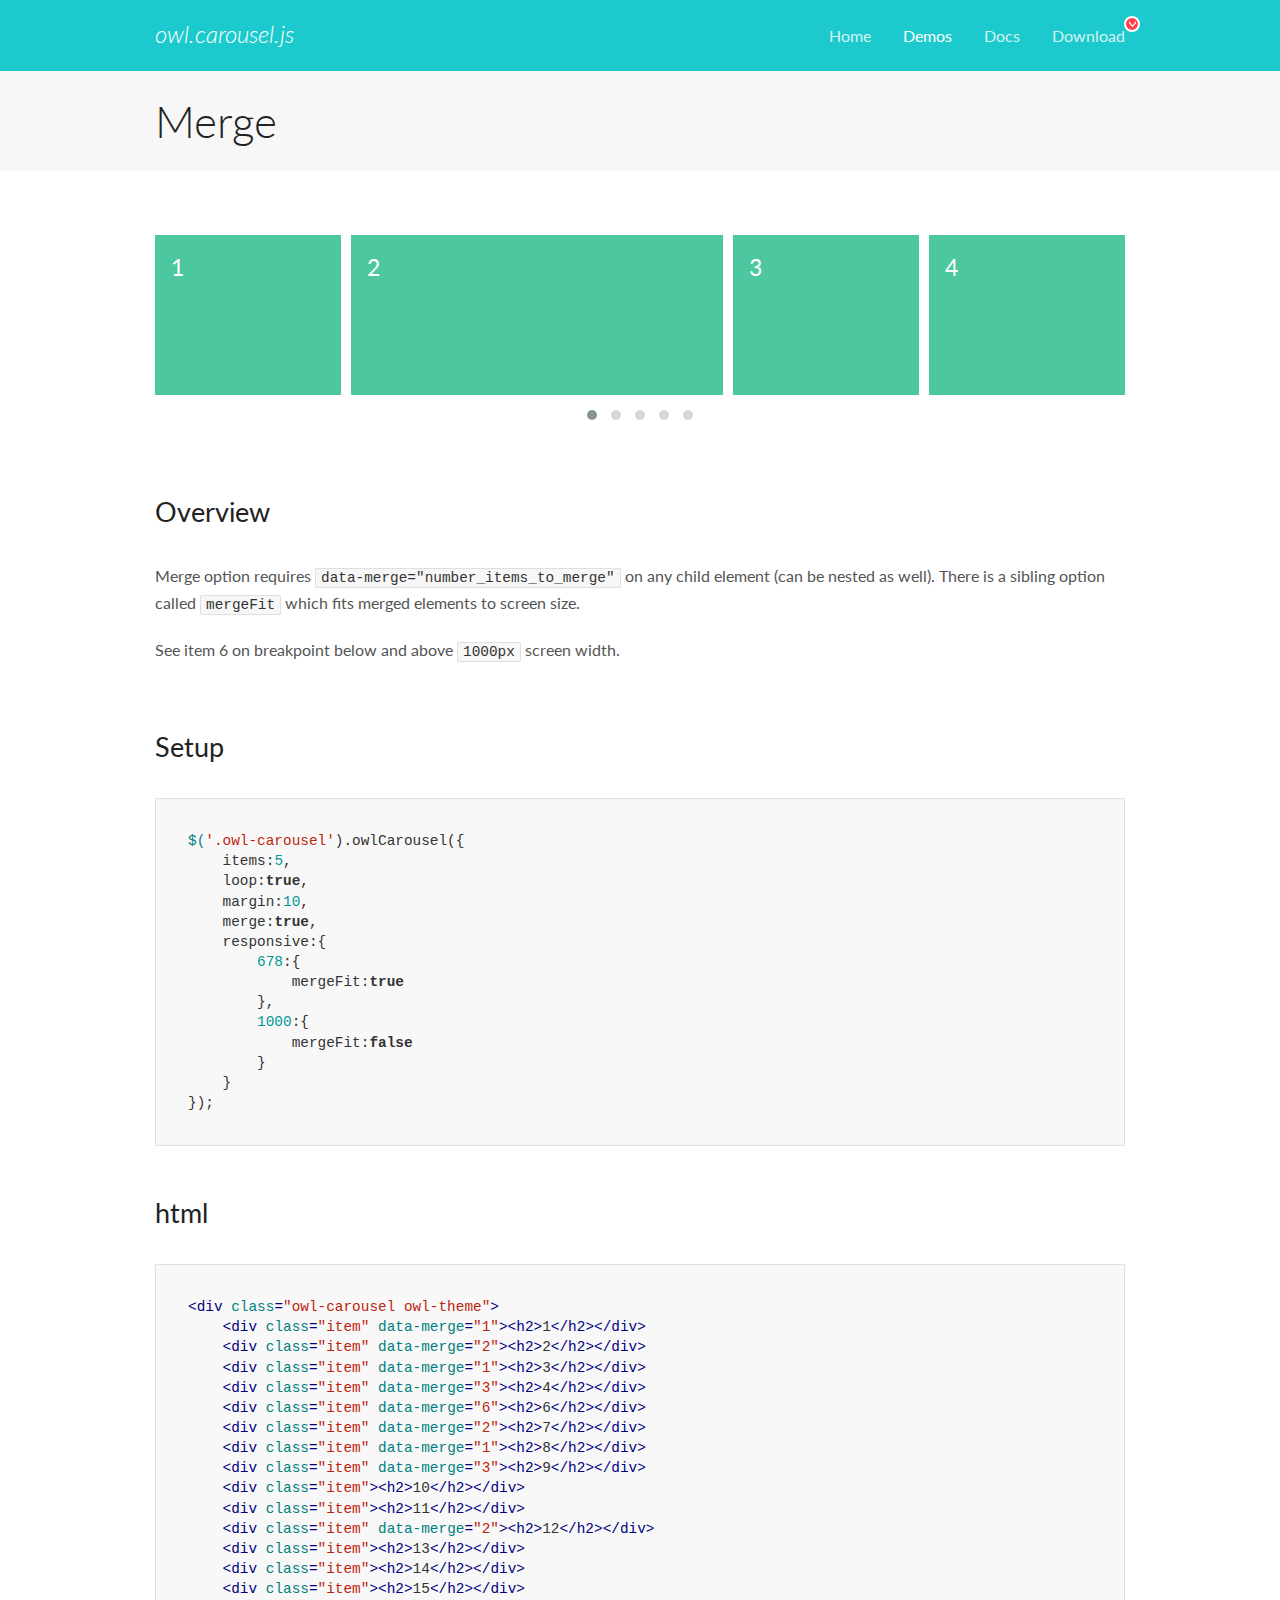
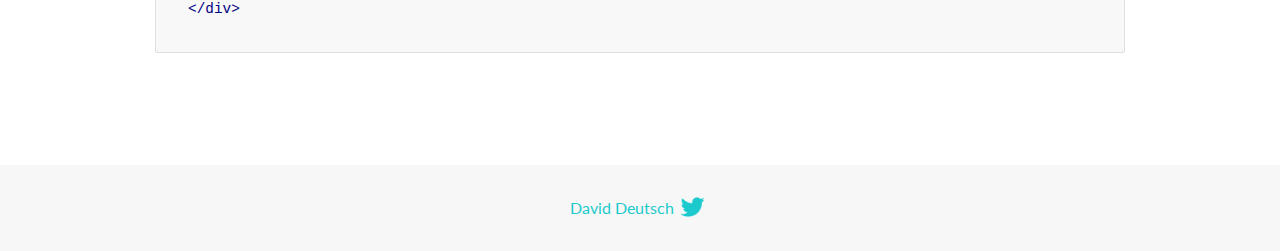
<file: OwlCarousel2-2.3.4/docs/demos/merge.html>
<!DOCTYPE html>
<html lang="en">
  <head>

    <!-- head -->
    <meta charset="utf-8">
    <meta name="msapplication-tap-highlight" content="no" />
    <meta name="viewport" content="width=device-width, initial-scale=1.0" />
    <meta name="description" content="Merge Items">
    <meta name="author" content="David Deutsch">
    <title>
      Merge Demo | Owl Carousel | 2.3.4
    </title>

    <!-- Stylesheets -->
    <link href='https://fonts.googleapis.com/css?family=Lato:300,400,700,400italic,300italic' rel='stylesheet' type='text/css'>
    <link rel="stylesheet" href="../assets/css/docs.theme.min.css">

    <!-- Owl Stylesheets -->
    <link rel="stylesheet" href="../assets/owlcarousel/assets/owl.carousel.min.css">
    <link rel="stylesheet" href="../assets/owlcarousel/assets/owl.theme.default.min.css">

    <!-- HTML5 shim and Respond.js IE8 support of HTML5 elements and media queries -->

    <!--[if lt IE 9]>
      <script src="https://oss.maxcdn.com/libs/html5shiv/3.7.0/html5shiv.js"></script>
      <script src="https://oss.maxcdn.com/libs/respond.js/1.3.0/respond.min.js"></script>
    <![endif]-->

    <!-- Favicons -->
    <link rel="apple-touch-icon-precomposed" sizes="144x144" href="../assets/ico/apple-touch-icon-144-precomposed.png">
    <link rel="shortcut icon" href="../assets/ico/favicon.png">
    <link rel="shortcut icon" href="favicon.ico">

    <!-- Yeah i know js should not be in header. Its required for demos.-->

    <!-- javascript -->
    <script src="../assets/vendors/jquery.min.js"></script>
    <script src="../assets/owlcarousel/owl.carousel.js"></script>
  </head>
  <body>

    <!-- header -->
    <header class="header">
      <div class="row">
        <div class="large-12 columns">
          <div class="brand left">
            <h3>
              <a href="/OwlCarousel2/">owl.carousel.js</a> 
            </h3>
          </div>
          <a id="toggle-nav" class="right">
            <span></span> <span></span> <span></span> 
          </a> 
          <div class="nav-bar">
            <ul class="clearfix">
              <li> <a href="/OwlCarousel2/index.html">Home</a>  </li>
              <li class="active">
                <a href="/OwlCarousel2/demos/demos.html">Demos</a> 
              </li>
              <li> <a href="/OwlCarousel2/docs/started-welcome.html">Docs</a>  </li>
              <li>
                <a href="https://github.com/OwlCarousel2/OwlCarousel2/archive/2.3.4.zip">Download</a> 
                <span class="download"></span> 
              </li>
            </ul>
          </div>
        </div>
      </div>
    </header>

    <!-- title -->
    <section class="title">
      <div class="row">
        <div class="large-12 columns">
          <h1>Merge</h1>
        </div>
      </div>
    </section>

    <!--  Demos -->
    <section id="demos">
      <div class="row">
        <div class="large-12 columns">
          <div class="owl-carousel owl-theme">
            <div class="item" data-merge="1">
              <h4>1</h4>
            </div>
            <div class="item" data-merge="2">
              <h4>2</h4>
            </div>
            <div class="item" data-merge="1">
              <h4>3</h4>
            </div>
            <div class="item" data-merge="3">
              <h4>4</h4>
            </div>
            <div class="item" data-merge="6">
              <h4>6</h4>
            </div>
            <div class="item" data-merge="2">
              <h4>7</h4>
            </div>
            <div class="item" data-merge="1">
              <h4>8</h4>
            </div>
            <div class="item" data-merge="3">
              <h4>9</h4>
            </div>
            <div class="item">
              <h4>10</h4>
            </div>
            <div class="item">
              <h4>11</h4>
            </div>
            <div class="item" data-merge="2">
              <h4>12</h4>
            </div>
            <div class="item">
              <h4>13</h4>
            </div>
            <div class="item">
              <h4>14</h4>
            </div>
            <div class="item">
              <h4>15</h4>
            </div>
          </div>
          <h3 id="overview">Overview</h3>
          <p>Merge option requires <code>data-merge=&quot;number_items_to_merge&quot;</code> on any child element (can be nested as well). There is a sibling option called <code>mergeFit</code> which fits merged elements to screen size. </p>
          <p>See item 6 on breakpoint below and above <code>1000px</code> screen width.</p>
          <h3 id="setup">Setup</h3>
          <pre><code>$(&#39;.owl-carousel&#39;).owlCarousel({
    items:5,
    loop:true,
    margin:10,
    merge:true,
    responsive:{
        678:{
            mergeFit:true
        },
        1000:{
            mergeFit:false
        }
    }
});</code></pre>
          <h3 id="html">html</h3>
          <pre><code>&lt;div class=&quot;owl-carousel owl-theme&quot;&gt;
    &lt;div class=&quot;item&quot; data-merge=&quot;1&quot;&gt;&lt;h2&gt;1&lt;/h2&gt;&lt;/div&gt;
    &lt;div class=&quot;item&quot; data-merge=&quot;2&quot;&gt;&lt;h2&gt;2&lt;/h2&gt;&lt;/div&gt;
    &lt;div class=&quot;item&quot; data-merge=&quot;1&quot;&gt;&lt;h2&gt;3&lt;/h2&gt;&lt;/div&gt;
    &lt;div class=&quot;item&quot; data-merge=&quot;3&quot;&gt;&lt;h2&gt;4&lt;/h2&gt;&lt;/div&gt;
    &lt;div class=&quot;item&quot; data-merge=&quot;6&quot;&gt;&lt;h2&gt;6&lt;/h2&gt;&lt;/div&gt;
    &lt;div class=&quot;item&quot; data-merge=&quot;2&quot;&gt;&lt;h2&gt;7&lt;/h2&gt;&lt;/div&gt;
    &lt;div class=&quot;item&quot; data-merge=&quot;1&quot;&gt;&lt;h2&gt;8&lt;/h2&gt;&lt;/div&gt;
    &lt;div class=&quot;item&quot; data-merge=&quot;3&quot;&gt;&lt;h2&gt;9&lt;/h2&gt;&lt;/div&gt;
    &lt;div class=&quot;item&quot;&gt;&lt;h2&gt;10&lt;/h2&gt;&lt;/div&gt;
    &lt;div class=&quot;item&quot;&gt;&lt;h2&gt;11&lt;/h2&gt;&lt;/div&gt;
    &lt;div class=&quot;item&quot; data-merge=&quot;2&quot;&gt;&lt;h2&gt;12&lt;/h2&gt;&lt;/div&gt;
    &lt;div class=&quot;item&quot;&gt;&lt;h2&gt;13&lt;/h2&gt;&lt;/div&gt;
    &lt;div class=&quot;item&quot;&gt;&lt;h2&gt;14&lt;/h2&gt;&lt;/div&gt;
    &lt;div class=&quot;item&quot;&gt;&lt;h2&gt;15&lt;/h2&gt;&lt;/div&gt;
&lt;/div&gt;</code></pre>
          <script>
            $(document).ready(function() {
              $('.owl-carousel').owlCarousel({
                items: 5,
                loop: true,
                margin: 10,
                merge: true,
                responsive: {
                  678: {
                    mergeFit: true
                  },
                  1000: {
                    mergeFit: false
                  }
                }
              });
            })
          </script>
        </div>
      </div>
    </section>

    <!-- footer -->
    <footer class="footer">
      <div class="row">
        <div class="large-12 columns">
          <h5>
            <a href="/OwlCarousel2/docs/support-contact.html">David Deutsch</a> 
            <a id="custom-tweet-button" href="https://twitter.com/share?url=https://github.com/OwlCarousel2/OwlCarousel2&text=Owl Carousel - This is so awesome! " target="_blank"></a> 
          </h5>
        </div>
      </div>
    </footer>

    <!-- vendors -->
    <script src="../assets/vendors/highlight.js"></script>
    <script src="../assets/js/app.js"></script>
  </body>
</html>
</file>
<file: estilos.css>
body{
  font-family: 'Quicksand';
  margin: 0;
  padding: 0;
}
p{
  font-size: 20px;
}
li{
  list-style: none;
  margin-right: 30px;

}
.primer-elemento{
  color: white;
font-size: 20px;
}
.menu p{
  font-size: 30px;
  color: rgb(255, 255, 255);
}

.menu {
    display: flex;
    justify-content: space-between;
    align-items: center;
}
ul{
  display: flex;
  justify-content: space-between;
}
a{
  text-decoration: none;
  color: white;
}

.central-elemento{
  text-align: center;
  margin-top: 300px;
  color: white;
}
h1{
  font-size: 60px;
  margin: 0;
}
h2{
  font-size: 30px;
  margin-bottom: 50px;
}
a{
  font-size: 20px;
  background: #1CD1F9;
  padding: 30px 20px 30px 20px;
}
header{
  background-image: url(images/Lanna.jpg);
  height: 100vh;
  background-size: cover;
  background-position: center;
}
.contenedor{
  max-width: 1280px;
  width: 90%;
  margin: auto;
}
/*Sobre nosotros*/
h3{
  text-align: center;
  font-size: 50px;
  font-weight: normal;
}
.contenedor-SobreNosotros{
  display: flex;
  justify-content: space-around;
  align-items: center;
}
.Contenedor-Nosotros-Boton{
width: 42%;
}
.Contenedor-Nosotros-Boton p{
font-size: 18px;
}
.Contenedor-Nosotros-Boton a{
margin-top: 20px;
display: inline-block;
}
/*Servicios*/
.contenedor-servicio{
  display: flex;
  flex-wrap: wrap;
  justify-content: space-around;
}
.servicio{
  width: 25%;
  padding: 40px 20px 40px 20px;
  border-radius: 20px;
  margin-bottom: 40px;
}
.hueso{
  background: #f8fee7;
}
.esmalte{
  background: #f4ffd6 ;
}
.picado{
  background: #f0ffc6 ;
}
.servicio h4{
  font-size: 30px;
  margin: 0;
}
.servicio img{
  float: right;
  height: inherit;
}
.servicio p{
  font-size: 18px;
}
/*imagenes*/
span{
  font-size: 80px;
  color: gray;
}
.owl-nav{
  text-align: center;
}
/*xqtrabajar con nosotros*/
.contenedor-why{
display:flex;
text-align: center;
justify-content: space-around;
}
.contenedor-why h4{
  margin: 0;
  font-size: 20px;
}
.contenedor-why p{
  font-size: 16;
  line-height: 26px;
}
.why-sing{
  width: 30%;
}
#blog{
  background: #f9fafc;
  padding-top: 50px;
  width: 90%;
  padding-bottom: 50px;
}
.contenedor-publi{
  display: flex;
  justify-content: space-around;
}
.publi{
  width: 30%;
  box-shadow: 1px 1px 14px #ccc;
  padding-bottom: 20px;
}
#blog img{
  width: 90%;
}
#blog h4{
  font-size: 23px;
  margin: 0;
  padding: 20px;
}
#blog p{
  font-size: 16px;
  line-height: 24px;
  padding: 18px;
  line-height: 10px 20px 20px 20px !important;
  margin: 0;
}
#blog a{
  display: inline-block;
  margin-left: 20px;
}
/*.publi-2 img{
  height: 245px;
}*/
/*xqtrabajar con nosotros*/
#what-whait{
  background: linear-gradient(rgba(195, 255, 253,.94),rgba( 195, 255, 231 ,.9));
  text-align: center;
  padding: 50px 0 50px 0;
}
#what-whait h3{
  font-size: 23px;
  margin-bottom: 80px;
}
#what-whait a{
  padding: 17px 45px 17px 45px;
  transition: 2s;
}
#what-whait a:hover{
  color: yellow;
  transition: 2s;
  transform:scale(1);
  display: inline-block;
}

.botones-flotantes {
  background: none;
  position: fixed;
  bottom: 20px;
  right: 20px;
  display: flex;
  flex-direction: column;
  gap: 20px; /* ← aquí defines la separación vertical */
  z-index: 1000;
}
.botones-flotantes a {
  background: none;       /* ← Sin fondo */
  border: none;           /* ← Sin borde */
  padding: 0;             /* ← Sin espacio alrededor */
}

.botones-flotantes img {
  width: 50px;
  height: 50px;
  transition: transform 0.3s ease;
}

.botones-flotantes img:hover {
  transform: scale(1.2);
}


.menu-icon{
  display: none;
}
#contacto form {
  display: flex;
  flex-direction: column;
  gap: 10px;
  max-width: 600px;
  margin: auto;
}
#contacto input, #contacto textarea {
  padding: 10px;
  font-size: 16px;
}
#contacto button {
  background: #1CD1F9;
  color: white;
  padding: 10px;
  border: none;
  font-size: 18px;
  cursor: pointer;
}
#contacto button:hover {
  background: #00b8d4;
}
  /*se aplica cuando el maximo de ancho sea de 480px @media*/
@media(max-width: 480px){
  /* lab den cel*/
  nav{
    position: absolute;
    top: 50px;
    left: 0px;
    background:rgba(255, 255, 255,.20);
    width: 100%;
    top: 70px;
    display: none;
  }
  nav .lista{
    flex-direction: column;
    display: flex;
  }
  .menu-icon{
    display: block;
    width: 50px;
  }
  .titular{
    margin-top: 54px;
  }
  .central-elemento{
    margin-top: 150px;
  }
  h1{
    font-size: 50px;
  }
  h2{
    font-size: 25px;
  }
  /*sobre mi cel*/
  .contenedor-SobreNosotros{
    flex-direction: column;
  }
  .Contenedor-Nosotros-Boton{
      width: 90%;
  }
 /*servicio cel*/
 .contenedor-Servicio{
   flex-direction: column;
 }
 .servicio{
   width: 90%;
   margin: auto;
   margin-bottom: 15px;
 }
 /*nuestros trabajos cel*/
 h3{
   font-size: 46px;
 }
  /*nuestros trabajos cel*/
  .contenedor-why{
    flex-direction: column;
  }
  .why-sing{
    width:98%;
  }
  /*blog cel*/
  .contenedor-publi{
    flex-direction: column;
  }
  #blog{
    width: 100%;
  }
  .publi{
    width: 95%;
    margin: auto;
    margin-bottom: 15px;
  }
 .logocdb{
   width: 90%
 }
 .botones-flotantes {
    position: static;
    margin-top: 20px;
    flex-direction: row; /* puedes poner column si lo prefieres en vertical */
    justify-content: center;
  }
}
/*se aplica cuando el maximo de ancho sea de min 700px y max 900px @media() and ()*/
@media (min-width:700px) and (max-width: 900px){
/* lab den cel*/
header{
  height: 53vh;
}
nav{
  position: absolute;
  top: 50px;
  left: 0px;
  background:rgba(255, 255, 255,.20);
  width: 100%;
  top: 70px;
  display: none;
}
nav .lista{
  flex-direction: column;
  display: flex;
}
.menu-icon{
  display: block;
  width: 50px;
}
.titular{
  margin-top: 54px;
}
.central-elemento{
  margin-top: 150px;
}
h1{
  font-size: 50px;
}
h2{
  font-size: 25px;
}
/*sobre mi cel*/
.contenedor-SobreNosotros{
  flex-direction: column;
}
.Contenedor-Nosotros-Boton{
    width: 90%;
}
/*servicio cel*/
.contenedor-Servicio{
 flex-direction: column;
}
.servicio{
 width: 90%;
 margin: auto;
 margin-bottom: 15px;
}
/*nuestros trabajos cel*/
h3{
 font-size: 46px;
}
/*nuestros trabajos cel*/
.contenedor-why{
  flex-direction: column;
}
.why-sing{
  width:98%;
}
/*blog cel*/
.contenedor-publi{
  flex-direction: column;
}
#blog{
  width: 100%;
}
#blog img{
  width: 100%;
}
.publi{
  width: 75%;
  margin: auto;
  margin-bottom: 15px;
}
.logocdb{
 width: 45%
}
#contacto form {
  display: flex;
  flex-direction: column;
  gap: 10px;
  max-width: 600px;
  margin: auto;
}
#contacto input, #contacto textarea {
  padding: 10px;
  font-size: 16px;
}
#contacto button {
  background: #1CD1F9;
  color: white;
  padding: 10px;
  border: none;
  font-size: 18px;
  cursor: pointer;
}
#contacto button:hover {
  background: #00b8d4;
}
.botones-flotantes {
    position: static;
    margin-top: 20px;
    flex-direction: row; /* puedes poner column si lo prefieres en vertical */
    justify-content: center;
  }
}
</file>
